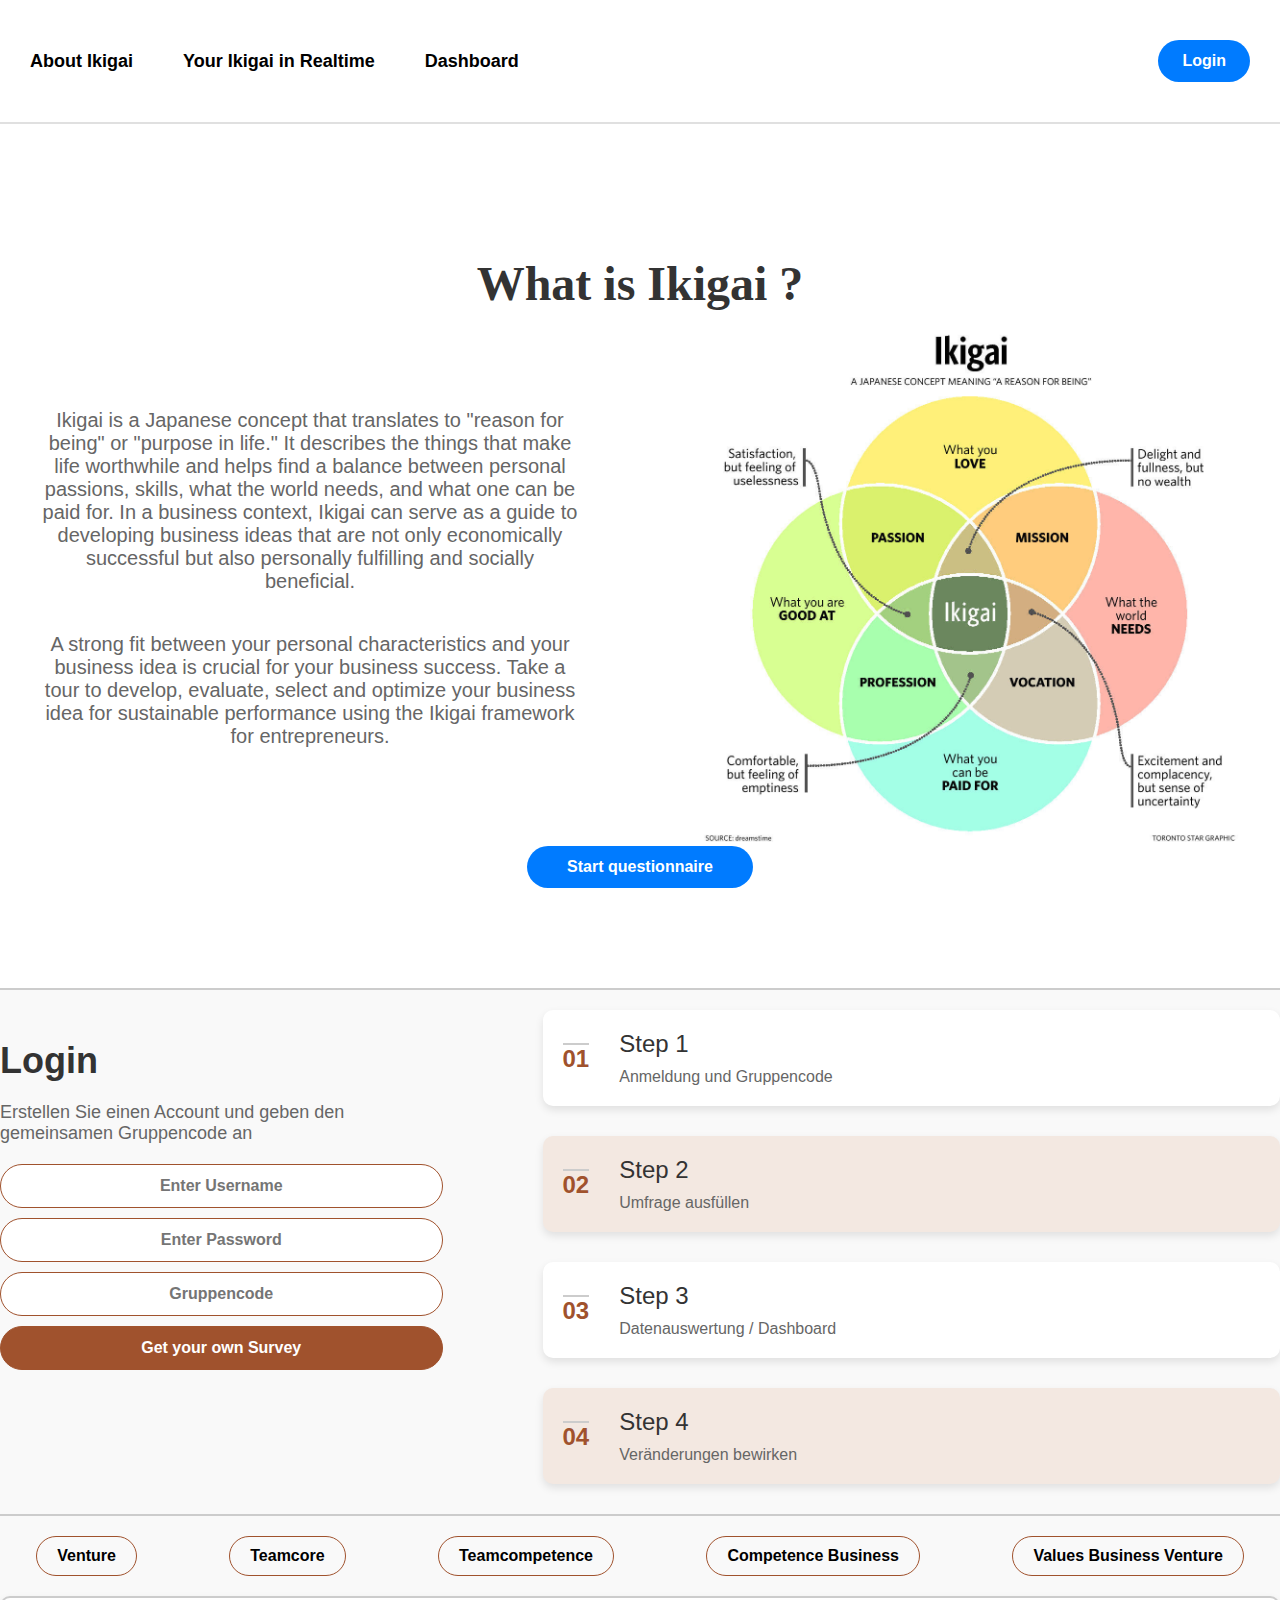
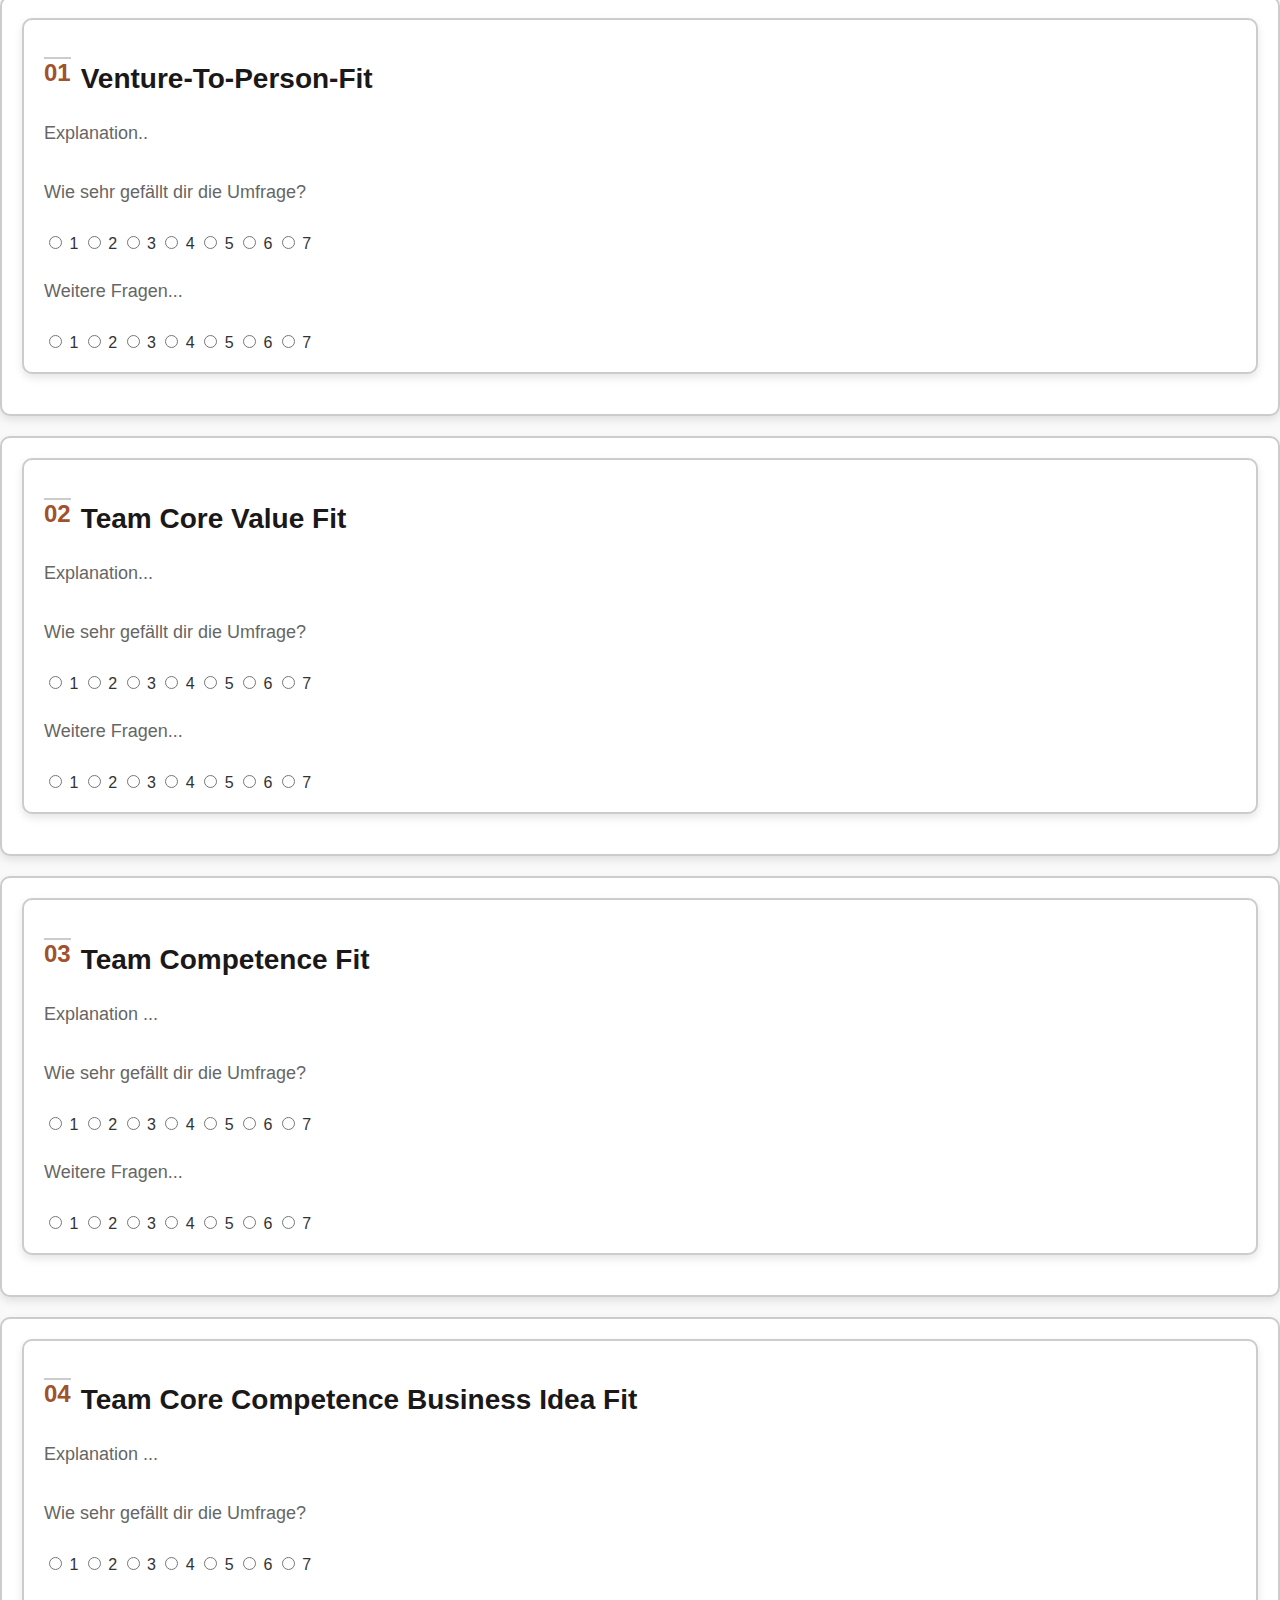
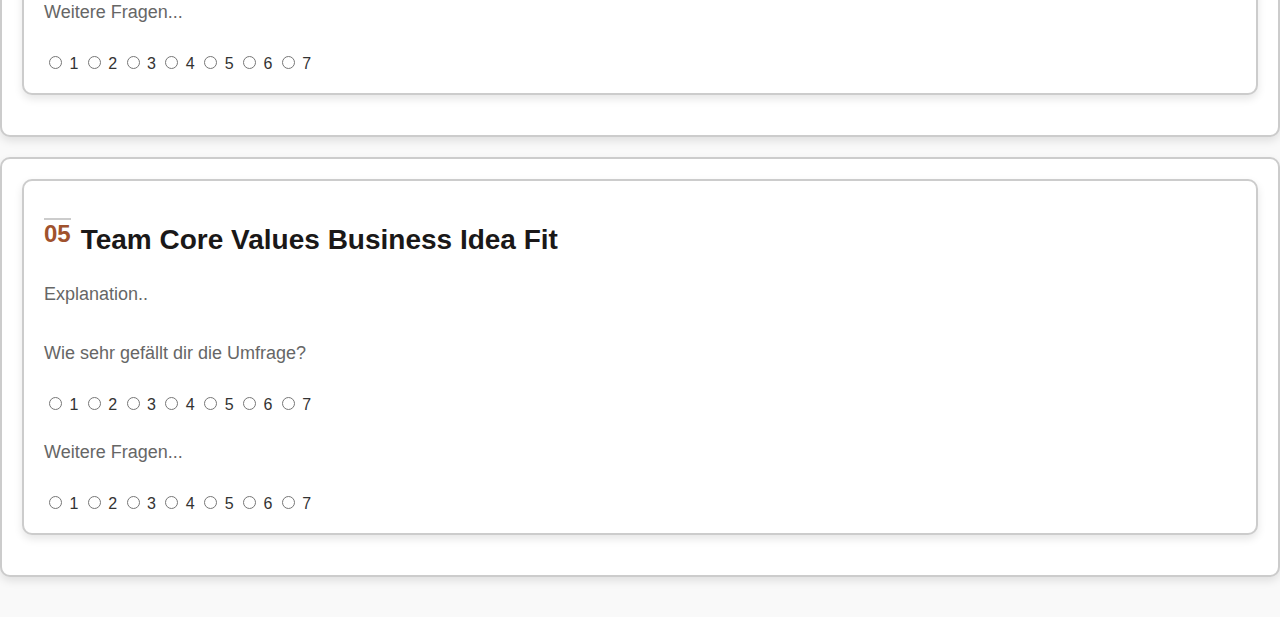
<file: IkigaiNew3Theresa-main/index.html>
<!DOCTYPE html>
<html lang="en">
<head>
    <meta charset="UTF-8">
    <meta name="viewport" content="width=device-width, initial-scale=1.0">
    <title>Website with Navigation and Actions</title>
    <link rel="stylesheet" href="styles.css">
    <script>
        document.addEventListener("DOMContentLoaded", function () {
            function loadSection(sectionId, url) {
                fetch(url)
                    .then(response => response.text())
                    .then(html => {
                        document.getElementById(sectionId).innerHTML = html;
                    })
                    .catch(error => console.log('Error loading section:', error));
            }

            loadSection('venture', 'venture.html');
            loadSection('teamcore', 'teamcore.html');
            loadSection('teamcompetence', 'teamcompetence.html');
            loadSection('competencebusiness', 'competencebusiness.html');
            loadSection('valuesbusinessventure', 'valuesbusinessventure.html');
        });
    </script>
</head>
<body>

<header>
    <div class="container">
        <div class="nav-links">
            <a href="#about-section">About Ikigai</a>
            <a href="#realtime-section">Your Ikigai in Realtime</a>
            <a href="#dashboard-section">Dashboard</a>
        </div>
        <div class="actions">
            <a href="#login-section"><button class="LoginButton">Login</button></a>
        </div>
    </div>
</header>

<main>
    <div id="about-section" class="main-content">
        <h1>What is Ikigai ?</h1>
        <div class="about-content">
            <div class="text">
                <p>Ikigai is a Japanese concept that translates to "reason for being" or "purpose in life." It describes the things that make life worthwhile and helps find a balance between personal passions, skills, what the world needs, and what one can be paid for. In a business context, Ikigai can serve as a guide to developing business ideas that are not only economically successful but also personally fulfilling and socially beneficial.</p>
                <p>A strong fit between your personal characteristics and your business idea is crucial for your business success. Take a tour to develop, evaluate, select and optimize your business idea for sustainable performance using the Ikigai framework for entrepreneurs. </p>
            </div>
            <div class="image">
                <img src="ikigai%20logo.jpg" alt="Ikigai Image">
            </div>
        </div>
        <div class="actions centered">
            <a href="#login-section"><button class="StartButton">Start questionnaire</button></a>
        </div>
    </div>
</main>

<section id="login-section" class="steps-section">
    <div class="steps-container">
        <div class="steps-text">
            <h2> Login</h2>
            <p> Erstellen Sie einen Account und geben den gemeinsamen Gruppencode an </p>
            <div class="action-buttons">
                <input type="text" placeholder="Enter Username">
                <input type="password" placeholder="Enter Password">
                <input type="password" placeholder="Gruppencode">
                <button>Get your own Survey</button>
            </div>
        </div>
        <div class="steps">
            <div class="step">
                <div class="step-number">01</div>
                <div class="step-content">
                    <div class="step-title">Step 1</div>
                    <div class="step-description">Anmeldung und Gruppencode</div>
                </div>
            </div>
            <div class="step">
                <div class="step-number">02</div>
                <div class="step-content">
                    <div class="step-title">Step 2</div>
                    <div class="step-description">Umfrage ausfüllen</div>
                </div>
            </div>
            <div class="step">
                <div class="step-number">03</div>
                <div class="step-content">
                    <div class="step-title">Step 3</div>
                    <div class="step-description"> Datenauswertung / Dashboard </div>
                </div>
            </div>
            <div class="step">
                <div class="step-number">04</div>
                <div class="step-content">
                    <div class="step-title">Step 4</div>
                    <div class="step-description"> Veränderungen bewirken</div>
                </div>
            </div>
        </div>
    </div>
</section>

<section id="realtime-section" class="additional-section">
    <div class="nav-bar">
        <a href="#venture">Venture</a>
        <a href="#teamcore">Teamcore</a>
        <a href="#teamcompetence">Teamcompetence</a>
        <a href="#competencebusiness">Competence Business</a>
        <a href="#valuesbusinessventure">Values Business Venture</a>
    </div>
    <div id="venture" class="subsection"></div>
    <div id="teamcore" class="subsection"></div>
    <div id="teamcompetence" class="subsection"></div>
    <div id="competencebusiness" class="subsection"></div>
    <div id="valuesbusinessventure" class="subsection"></div>
</section>

</body>
</html>
</file>
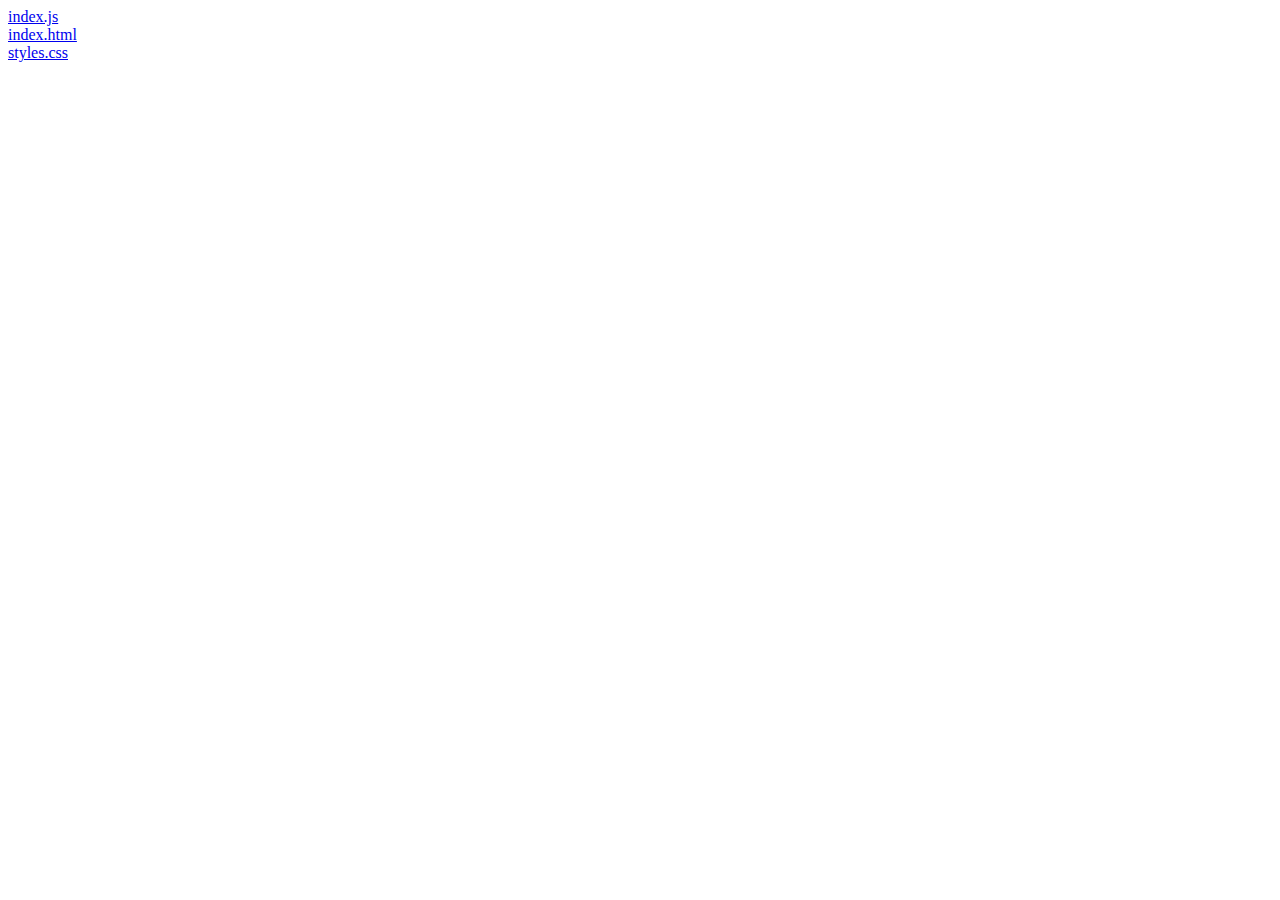
<file: KI-Kunst-new-/exportToHTML/index.html>
<html><head><title>~/WebstormProjects/KI-Kunst-new-</title></head><body><a href="index.js.html">index.js</a><br /><a href="index.html.html">index.html</a><br /><a href="styles.css.html">styles.css</a><br /></body></html>
</file>
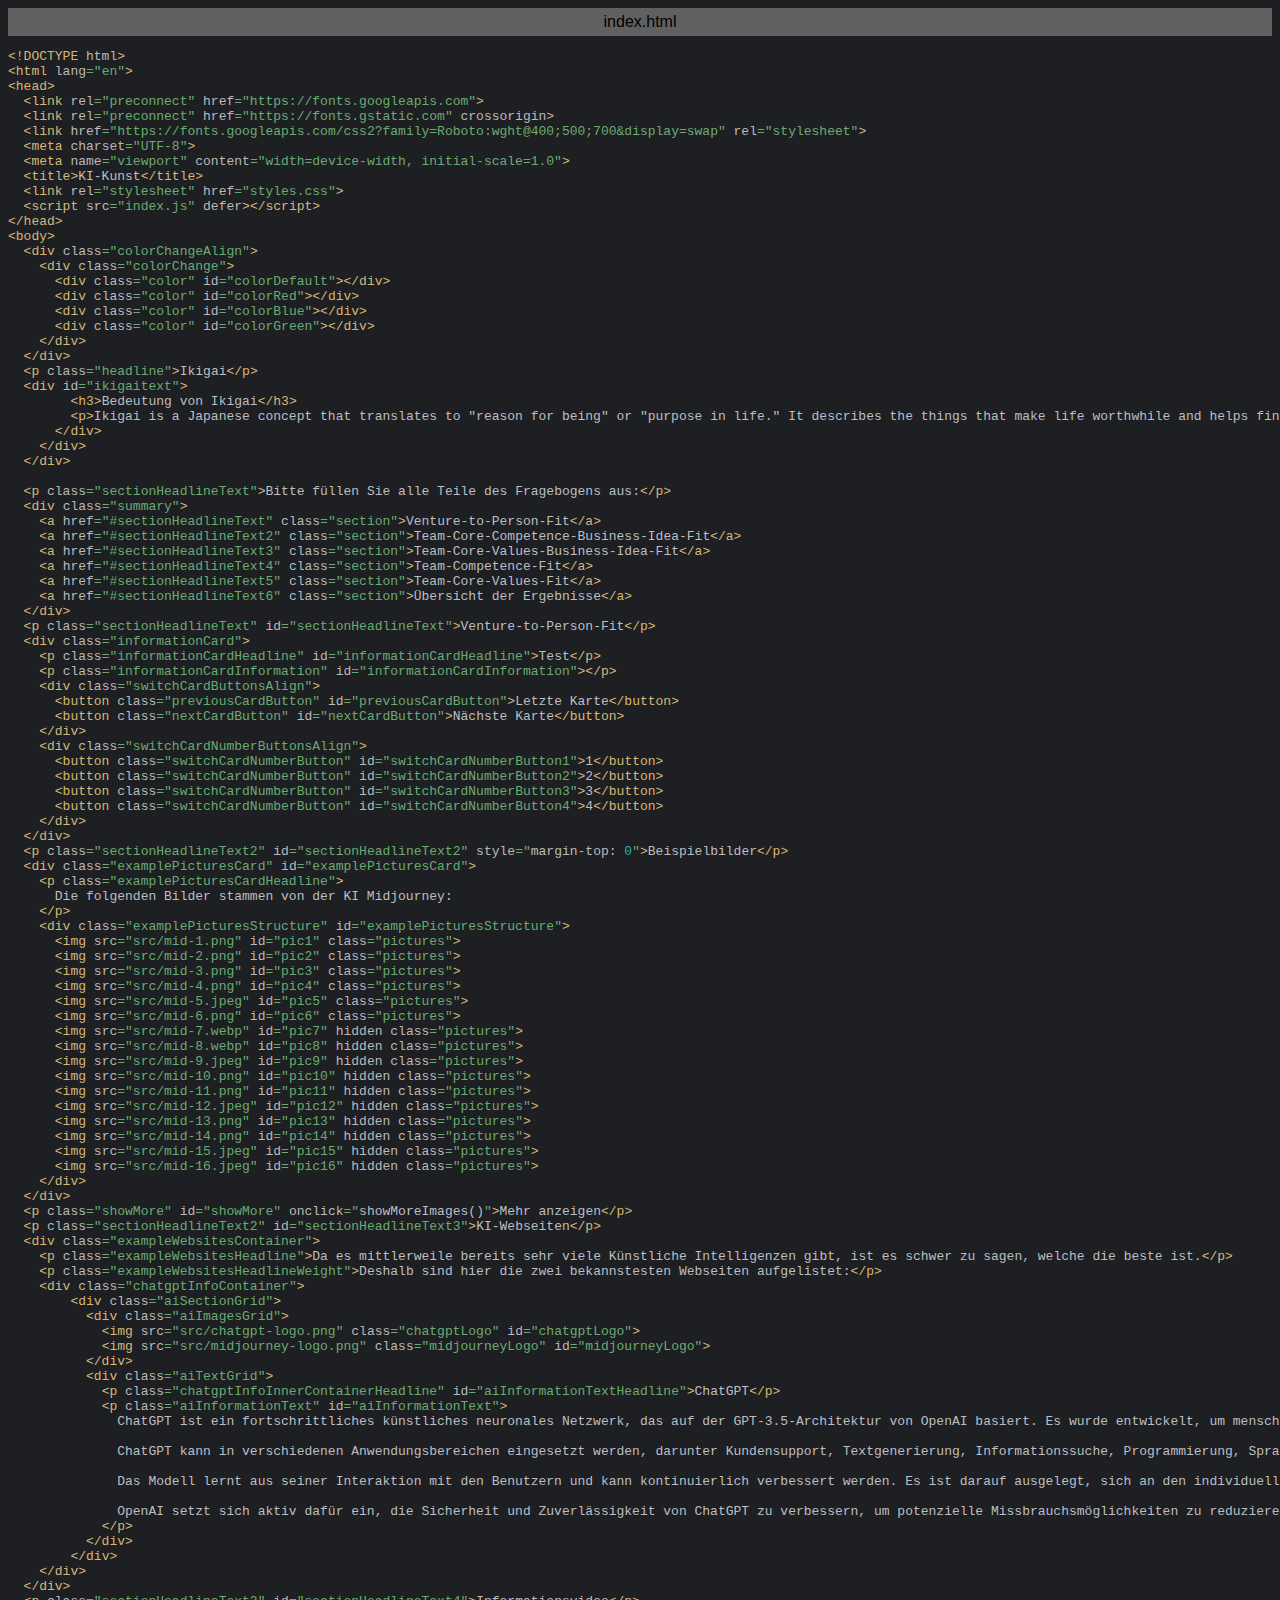
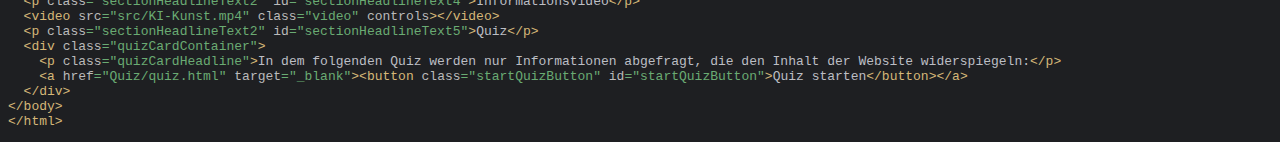
<file: KI-Kunst-new-/exportToHTML/index.html.html>
<html>
<head>
<title>index.html</title>
<meta http-equiv="Content-Type" content="text/html; charset=utf-8">
<style type="text/css">
.s0 { color: #d5b778;}
.s1 { color: #bcbec4;}
.s2 { color: #bababa;}
.s3 { color: #6aab73;}
.s4 { color: #2aacb8;}
</style>
</head>
<body bgcolor="#1e1f22">
<table CELLSPACING=0 CELLPADDING=5 COLS=1 WIDTH="100%" BGCOLOR="#606060" >
<tr><td><center>
<font face="Arial, Helvetica" color="#000000">
index.html</font>
</center></td></tr></table>
<pre><span class="s0">&lt;!DOCTYPE </span><span class="s2">html</span><span class="s0">&gt;</span>
<span class="s0">&lt;html </span><span class="s2">lang</span><span class="s3">=&quot;en&quot;</span><span class="s0">&gt;</span>
<span class="s0">&lt;head&gt;</span>
  <span class="s0">&lt;link </span><span class="s2">rel</span><span class="s3">=&quot;preconnect&quot; </span><span class="s2">href</span><span class="s3">=&quot;https://fonts.googleapis.com&quot;</span><span class="s0">&gt;</span>
  <span class="s0">&lt;link </span><span class="s2">rel</span><span class="s3">=&quot;preconnect&quot; </span><span class="s2">href</span><span class="s3">=&quot;https://fonts.gstatic.com&quot; </span><span class="s2">crossorigin</span><span class="s0">&gt;</span>
  <span class="s0">&lt;link </span><span class="s2">href</span><span class="s3">=&quot;https://fonts.googleapis.com/css2?family=Roboto:wght@400;500;700&amp;display=swap&quot; </span><span class="s2">rel</span><span class="s3">=&quot;stylesheet&quot;</span><span class="s0">&gt;</span>
  <span class="s0">&lt;meta </span><span class="s2">charset</span><span class="s3">=&quot;UTF-8&quot;</span><span class="s0">&gt;</span>
  <span class="s0">&lt;meta </span><span class="s2">name</span><span class="s3">=&quot;viewport&quot; </span><span class="s2">content</span><span class="s3">=&quot;width=device-width, initial-scale=1.0&quot;</span><span class="s0">&gt;</span>
  <span class="s0">&lt;title&gt;</span><span class="s1">KI-Kunst</span><span class="s0">&lt;/title&gt;</span>
  <span class="s0">&lt;link </span><span class="s2">rel</span><span class="s3">=&quot;stylesheet&quot; </span><span class="s2">href</span><span class="s3">=&quot;styles.css&quot;</span><span class="s0">&gt;</span>
  <span class="s0">&lt;script </span><span class="s2">src</span><span class="s3">=&quot;index.js&quot; </span><span class="s2">defer</span><span class="s0">&gt;&lt;/script&gt;</span>
<span class="s0">&lt;/head&gt;</span>
<span class="s0">&lt;body&gt;</span>
  <span class="s0">&lt;div </span><span class="s2">class</span><span class="s3">=&quot;colorChangeAlign&quot;</span><span class="s0">&gt;</span>
    <span class="s0">&lt;div </span><span class="s2">class</span><span class="s3">=&quot;colorChange&quot;</span><span class="s0">&gt;</span>
      <span class="s0">&lt;div </span><span class="s2">class</span><span class="s3">=&quot;color&quot; </span><span class="s2">id</span><span class="s3">=&quot;colorDefault&quot;</span><span class="s0">&gt;&lt;/div&gt;</span>
      <span class="s0">&lt;div </span><span class="s2">class</span><span class="s3">=&quot;color&quot; </span><span class="s2">id</span><span class="s3">=&quot;colorRed&quot;</span><span class="s0">&gt;&lt;/div&gt;</span>
      <span class="s0">&lt;div </span><span class="s2">class</span><span class="s3">=&quot;color&quot; </span><span class="s2">id</span><span class="s3">=&quot;colorBlue&quot;</span><span class="s0">&gt;&lt;/div&gt;</span>
      <span class="s0">&lt;div </span><span class="s2">class</span><span class="s3">=&quot;color&quot; </span><span class="s2">id</span><span class="s3">=&quot;colorGreen&quot;</span><span class="s0">&gt;&lt;/div&gt;</span>
    <span class="s0">&lt;/div&gt;</span>
  <span class="s0">&lt;/div&gt;</span>
  <span class="s0">&lt;p </span><span class="s2">class</span><span class="s3">=&quot;headline&quot;</span><span class="s0">&gt;</span><span class="s1">Ikigai</span><span class="s0">&lt;/p&gt;</span>
  <span class="s0">&lt;div </span><span class="s2">id</span><span class="s3">=&quot;ikigaitext&quot;</span><span class="s0">&gt;</span>
        <span class="s0">&lt;h3&gt;</span><span class="s1">Bedeutung von Ikigai</span><span class="s0">&lt;/h3&gt;</span>
        <span class="s0">&lt;p&gt;</span><span class="s1">Ikigai is a Japanese concept that translates to &quot;reason for being&quot; or &quot;purpose in life.&quot; It describes the things that make life worthwhile and helps find a balance between personal passions, skills, what the world needs, and what one can be paid for. In a business context, Ikigai can serve as a guide to developing business ideas that are not only economically successful but also personally fulfilling and socially beneficial.</span><span class="s0">&lt;/p&gt;</span>
      <span class="s0">&lt;/div&gt;</span>
    <span class="s0">&lt;/div&gt;</span>
  <span class="s0">&lt;/div&gt;</span>

  <span class="s0">&lt;p </span><span class="s2">class</span><span class="s3">=&quot;sectionHeadlineText&quot;</span><span class="s0">&gt;</span><span class="s1">Bitte füllen Sie alle Teile des Fragebogens aus:</span><span class="s0">&lt;/p&gt;</span>
  <span class="s0">&lt;div </span><span class="s2">class</span><span class="s3">=&quot;summary&quot;</span><span class="s0">&gt;</span>
    <span class="s0">&lt;a </span><span class="s2">href</span><span class="s3">=&quot;#sectionHeadlineText&quot; </span><span class="s2">class</span><span class="s3">=&quot;section&quot;</span><span class="s0">&gt;</span><span class="s1">Venture-to-Person-Fit</span><span class="s0">&lt;/a&gt;</span>
    <span class="s0">&lt;a </span><span class="s2">href</span><span class="s3">=&quot;#sectionHeadlineText2&quot; </span><span class="s2">class</span><span class="s3">=&quot;section&quot;</span><span class="s0">&gt;</span><span class="s1">Team-Core-Competence-Business-Idea-Fit</span><span class="s0">&lt;/a&gt;</span>
    <span class="s0">&lt;a </span><span class="s2">href</span><span class="s3">=&quot;#sectionHeadlineText3&quot; </span><span class="s2">class</span><span class="s3">=&quot;section&quot;</span><span class="s0">&gt;</span><span class="s1">Team-Core-Values-Business-Idea-Fit</span><span class="s0">&lt;/a&gt;</span>
    <span class="s0">&lt;a </span><span class="s2">href</span><span class="s3">=&quot;#sectionHeadlineText4&quot; </span><span class="s2">class</span><span class="s3">=&quot;section&quot;</span><span class="s0">&gt;</span><span class="s1">Team-Competence-Fit</span><span class="s0">&lt;/a&gt;</span>
    <span class="s0">&lt;a </span><span class="s2">href</span><span class="s3">=&quot;#sectionHeadlineText5&quot; </span><span class="s2">class</span><span class="s3">=&quot;section&quot;</span><span class="s0">&gt;</span><span class="s1">Team-Core-Values-Fit</span><span class="s0">&lt;/a&gt;</span>
    <span class="s0">&lt;a </span><span class="s2">href</span><span class="s3">=&quot;#sectionHeadlineText6&quot; </span><span class="s2">class</span><span class="s3">=&quot;section&quot;</span><span class="s0">&gt;</span><span class="s1">Übersicht der Ergebnisse</span><span class="s0">&lt;/a&gt;</span>
  <span class="s0">&lt;/div&gt;</span>
  <span class="s0">&lt;p </span><span class="s2">class</span><span class="s3">=&quot;sectionHeadlineText&quot; </span><span class="s2">id</span><span class="s3">=&quot;sectionHeadlineText&quot;</span><span class="s0">&gt;</span><span class="s1">Venture-to-Person-Fit</span><span class="s0">&lt;/p&gt;</span>
  <span class="s0">&lt;div </span><span class="s2">class</span><span class="s3">=&quot;informationCard&quot;</span><span class="s0">&gt;</span>
    <span class="s0">&lt;p </span><span class="s2">class</span><span class="s3">=&quot;informationCardHeadline&quot; </span><span class="s2">id</span><span class="s3">=&quot;informationCardHeadline&quot;</span><span class="s0">&gt;</span><span class="s1">Test</span><span class="s0">&lt;/p&gt;</span>
    <span class="s0">&lt;p </span><span class="s2">class</span><span class="s3">=&quot;informationCardInformation&quot; </span><span class="s2">id</span><span class="s3">=&quot;informationCardInformation&quot;</span><span class="s0">&gt;&lt;/p&gt;</span>
    <span class="s0">&lt;div </span><span class="s2">class</span><span class="s3">=&quot;switchCardButtonsAlign&quot;</span><span class="s0">&gt;</span>
      <span class="s0">&lt;button </span><span class="s2">class</span><span class="s3">=&quot;previousCardButton&quot; </span><span class="s2">id</span><span class="s3">=&quot;previousCardButton&quot;</span><span class="s0">&gt;</span><span class="s1">Letzte Karte</span><span class="s0">&lt;/button&gt;</span>
      <span class="s0">&lt;button </span><span class="s2">class</span><span class="s3">=&quot;nextCardButton&quot; </span><span class="s2">id</span><span class="s3">=&quot;nextCardButton&quot;</span><span class="s0">&gt;</span><span class="s1">Nächste Karte</span><span class="s0">&lt;/button&gt;</span>
    <span class="s0">&lt;/div&gt;</span>
    <span class="s0">&lt;div </span><span class="s2">class</span><span class="s3">=&quot;switchCardNumberButtonsAlign&quot;</span><span class="s0">&gt;</span>
      <span class="s0">&lt;button </span><span class="s2">class</span><span class="s3">=&quot;switchCardNumberButton&quot; </span><span class="s2">id</span><span class="s3">=&quot;switchCardNumberButton1&quot;</span><span class="s0">&gt;</span><span class="s1">1</span><span class="s0">&lt;/button&gt;</span>
      <span class="s0">&lt;button </span><span class="s2">class</span><span class="s3">=&quot;switchCardNumberButton&quot; </span><span class="s2">id</span><span class="s3">=&quot;switchCardNumberButton2&quot;</span><span class="s0">&gt;</span><span class="s1">2</span><span class="s0">&lt;/button&gt;</span>
      <span class="s0">&lt;button </span><span class="s2">class</span><span class="s3">=&quot;switchCardNumberButton&quot; </span><span class="s2">id</span><span class="s3">=&quot;switchCardNumberButton3&quot;</span><span class="s0">&gt;</span><span class="s1">3</span><span class="s0">&lt;/button&gt;</span>
      <span class="s0">&lt;button </span><span class="s2">class</span><span class="s3">=&quot;switchCardNumberButton&quot; </span><span class="s2">id</span><span class="s3">=&quot;switchCardNumberButton4&quot;</span><span class="s0">&gt;</span><span class="s1">4</span><span class="s0">&lt;/button&gt;</span>
    <span class="s0">&lt;/div&gt;</span>
  <span class="s0">&lt;/div&gt;</span>
  <span class="s0">&lt;p </span><span class="s2">class</span><span class="s3">=&quot;sectionHeadlineText2&quot; </span><span class="s2">id</span><span class="s3">=&quot;sectionHeadlineText2&quot; </span><span class="s2">style</span><span class="s3">=&quot;</span><span class="s2">margin-top</span><span class="s1">: </span><span class="s4">0</span><span class="s3">&quot;</span><span class="s0">&gt;</span><span class="s1">Beispielbilder</span><span class="s0">&lt;/p&gt;</span>
  <span class="s0">&lt;div </span><span class="s2">class</span><span class="s3">=&quot;examplePicturesCard&quot; </span><span class="s2">id</span><span class="s3">=&quot;examplePicturesCard&quot;</span><span class="s0">&gt;</span>
    <span class="s0">&lt;p </span><span class="s2">class</span><span class="s3">=&quot;examplePicturesCardHeadline&quot;</span><span class="s0">&gt;</span>
      <span class="s1">Die folgenden Bilder stammen von der KI Midjourney:</span>
    <span class="s0">&lt;/p&gt;</span>
    <span class="s0">&lt;div </span><span class="s2">class</span><span class="s3">=&quot;examplePicturesStructure&quot; </span><span class="s2">id</span><span class="s3">=&quot;examplePicturesStructure&quot;</span><span class="s0">&gt;</span>
      <span class="s0">&lt;img </span><span class="s2">src</span><span class="s3">=&quot;src/mid-1.png&quot; </span><span class="s2">id</span><span class="s3">=&quot;pic1&quot; </span><span class="s2">class</span><span class="s3">=&quot;pictures&quot;</span><span class="s0">&gt;</span>
      <span class="s0">&lt;img </span><span class="s2">src</span><span class="s3">=&quot;src/mid-2.png&quot; </span><span class="s2">id</span><span class="s3">=&quot;pic2&quot; </span><span class="s2">class</span><span class="s3">=&quot;pictures&quot;</span><span class="s0">&gt;</span>
      <span class="s0">&lt;img </span><span class="s2">src</span><span class="s3">=&quot;src/mid-3.png&quot; </span><span class="s2">id</span><span class="s3">=&quot;pic3&quot; </span><span class="s2">class</span><span class="s3">=&quot;pictures&quot;</span><span class="s0">&gt;</span>
      <span class="s0">&lt;img </span><span class="s2">src</span><span class="s3">=&quot;src/mid-4.png&quot; </span><span class="s2">id</span><span class="s3">=&quot;pic4&quot; </span><span class="s2">class</span><span class="s3">=&quot;pictures&quot;</span><span class="s0">&gt;</span>
      <span class="s0">&lt;img </span><span class="s2">src</span><span class="s3">=&quot;src/mid-5.jpeg&quot; </span><span class="s2">id</span><span class="s3">=&quot;pic5&quot; </span><span class="s2">class</span><span class="s3">=&quot;pictures&quot;</span><span class="s0">&gt;</span>
      <span class="s0">&lt;img </span><span class="s2">src</span><span class="s3">=&quot;src/mid-6.png&quot; </span><span class="s2">id</span><span class="s3">=&quot;pic6&quot; </span><span class="s2">class</span><span class="s3">=&quot;pictures&quot;</span><span class="s0">&gt;</span>
      <span class="s0">&lt;img </span><span class="s2">src</span><span class="s3">=&quot;src/mid-7.webp&quot; </span><span class="s2">id</span><span class="s3">=&quot;pic7&quot; </span><span class="s2">hidden class</span><span class="s3">=&quot;pictures&quot;</span><span class="s0">&gt;</span>
      <span class="s0">&lt;img </span><span class="s2">src</span><span class="s3">=&quot;src/mid-8.webp&quot; </span><span class="s2">id</span><span class="s3">=&quot;pic8&quot; </span><span class="s2">hidden class</span><span class="s3">=&quot;pictures&quot;</span><span class="s0">&gt;</span>
      <span class="s0">&lt;img </span><span class="s2">src</span><span class="s3">=&quot;src/mid-9.jpeg&quot; </span><span class="s2">id</span><span class="s3">=&quot;pic9&quot; </span><span class="s2">hidden class</span><span class="s3">=&quot;pictures&quot;</span><span class="s0">&gt;</span>
      <span class="s0">&lt;img </span><span class="s2">src</span><span class="s3">=&quot;src/mid-10.png&quot; </span><span class="s2">id</span><span class="s3">=&quot;pic10&quot; </span><span class="s2">hidden class</span><span class="s3">=&quot;pictures&quot;</span><span class="s0">&gt;</span>
      <span class="s0">&lt;img </span><span class="s2">src</span><span class="s3">=&quot;src/mid-11.png&quot; </span><span class="s2">id</span><span class="s3">=&quot;pic11&quot; </span><span class="s2">hidden class</span><span class="s3">=&quot;pictures&quot;</span><span class="s0">&gt;</span>
      <span class="s0">&lt;img </span><span class="s2">src</span><span class="s3">=&quot;src/mid-12.jpeg&quot; </span><span class="s2">id</span><span class="s3">=&quot;pic12&quot; </span><span class="s2">hidden class</span><span class="s3">=&quot;pictures&quot;</span><span class="s0">&gt;</span>
      <span class="s0">&lt;img </span><span class="s2">src</span><span class="s3">=&quot;src/mid-13.png&quot; </span><span class="s2">id</span><span class="s3">=&quot;pic13&quot; </span><span class="s2">hidden class</span><span class="s3">=&quot;pictures&quot;</span><span class="s0">&gt;</span>
      <span class="s0">&lt;img </span><span class="s2">src</span><span class="s3">=&quot;src/mid-14.png&quot; </span><span class="s2">id</span><span class="s3">=&quot;pic14&quot; </span><span class="s2">hidden class</span><span class="s3">=&quot;pictures&quot;</span><span class="s0">&gt;</span>
      <span class="s0">&lt;img </span><span class="s2">src</span><span class="s3">=&quot;src/mid-15.jpeg&quot; </span><span class="s2">id</span><span class="s3">=&quot;pic15&quot; </span><span class="s2">hidden class</span><span class="s3">=&quot;pictures&quot;</span><span class="s0">&gt;</span>
      <span class="s0">&lt;img </span><span class="s2">src</span><span class="s3">=&quot;src/mid-16.jpeg&quot; </span><span class="s2">id</span><span class="s3">=&quot;pic16&quot; </span><span class="s2">hidden class</span><span class="s3">=&quot;pictures&quot;</span><span class="s0">&gt;</span>
    <span class="s0">&lt;/div&gt;</span>
  <span class="s0">&lt;/div&gt;</span>
  <span class="s0">&lt;p </span><span class="s2">class</span><span class="s3">=&quot;showMore&quot; </span><span class="s2">id</span><span class="s3">=&quot;showMore&quot; </span><span class="s2">onclick</span><span class="s3">=&quot;</span><span class="s1">showMoreImages()</span><span class="s3">&quot;</span><span class="s0">&gt;</span><span class="s1">Mehr anzeigen</span><span class="s0">&lt;/p&gt;</span>
  <span class="s0">&lt;p </span><span class="s2">class</span><span class="s3">=&quot;sectionHeadlineText2&quot; </span><span class="s2">id</span><span class="s3">=&quot;sectionHeadlineText3&quot;</span><span class="s0">&gt;</span><span class="s1">KI-Webseiten</span><span class="s0">&lt;/p&gt;</span>
  <span class="s0">&lt;div </span><span class="s2">class</span><span class="s3">=&quot;exampleWebsitesContainer&quot;</span><span class="s0">&gt;</span>
    <span class="s0">&lt;p </span><span class="s2">class</span><span class="s3">=&quot;exampleWebsitesHeadline&quot;</span><span class="s0">&gt;</span><span class="s1">Da es mittlerweile bereits sehr viele Künstliche Intelligenzen gibt, ist es schwer zu sagen, welche die beste ist.</span><span class="s0">&lt;/p&gt;</span>
    <span class="s0">&lt;p </span><span class="s2">class</span><span class="s3">=&quot;exampleWebsitesHeadlineWeight&quot;</span><span class="s0">&gt;</span><span class="s1">Deshalb sind hier die zwei bekannstesten Webseiten aufgelistet:</span><span class="s0">&lt;/p&gt;</span>
    <span class="s0">&lt;div </span><span class="s2">class</span><span class="s3">=&quot;chatgptInfoContainer&quot;</span><span class="s0">&gt;</span>
        <span class="s0">&lt;div </span><span class="s2">class</span><span class="s3">=&quot;aiSectionGrid&quot;</span><span class="s0">&gt;</span>
          <span class="s0">&lt;div </span><span class="s2">class</span><span class="s3">=&quot;aiImagesGrid&quot;</span><span class="s0">&gt;</span>
            <span class="s0">&lt;img </span><span class="s2">src</span><span class="s3">=&quot;src/chatgpt-logo.png&quot; </span><span class="s2">class</span><span class="s3">=&quot;chatgptLogo&quot; </span><span class="s2">id</span><span class="s3">=&quot;chatgptLogo&quot;</span><span class="s0">&gt;</span>
            <span class="s0">&lt;img </span><span class="s2">src</span><span class="s3">=&quot;src/midjourney-logo.png&quot; </span><span class="s2">class</span><span class="s3">=&quot;midjourneyLogo&quot; </span><span class="s2">id</span><span class="s3">=&quot;midjourneyLogo&quot;</span><span class="s0">&gt;</span>
          <span class="s0">&lt;/div&gt;</span>
          <span class="s0">&lt;div </span><span class="s2">class</span><span class="s3">=&quot;aiTextGrid&quot;</span><span class="s0">&gt;</span>
            <span class="s0">&lt;p </span><span class="s2">class</span><span class="s3">=&quot;chatgptInfoInnerContainerHeadline&quot; </span><span class="s2">id</span><span class="s3">=&quot;aiInformationTextHeadline&quot;</span><span class="s0">&gt;</span><span class="s1">ChatGPT</span><span class="s0">&lt;/p&gt;</span>
            <span class="s0">&lt;p </span><span class="s2">class</span><span class="s3">=&quot;aiInformationText&quot; </span><span class="s2">id</span><span class="s3">=&quot;aiInformationText&quot;</span><span class="s0">&gt;</span>
              <span class="s1">ChatGPT ist ein fortschrittliches künstliches neuronales Netzwerk, das auf der GPT-3.5-Architektur von OpenAI basiert. Es wurde entwickelt, um menschenähnliche Konversationen zu führen und komplexe sprachliche Aufgaben zu bewältigen. GPT steht für &quot;Generative Pre-trained Transformer&quot;, was bedeutet, dass das Modell auf einer großen Menge an Textdaten vortrainiert wurde, um ein tiefes Verständnis für natürliche Sprache zu entwickeln.</span>
              
              <span class="s1">ChatGPT kann in verschiedenen Anwendungsbereichen eingesetzt werden, darunter Kundensupport, Textgenerierung, Informationssuche, Programmierung, Sprachübersetzung und vieles mehr. Es kann Fragen beantworten, Probleme lösen, Ratschläge geben und sogar Geschichten erzählen, alles auf eine Art und Weise, die einer menschlichen Unterhaltung ähnelt.</span>
              
              <span class="s1">Das Modell lernt aus seiner Interaktion mit den Benutzern und kann kontinuierlich verbessert werden. Es ist darauf ausgelegt, sich an den individuellen Schreibstil und die Bedürfnisse der Benutzer anzupassen. Dabei ist es jedoch wichtig zu beachten, dass ChatGPT trotz seiner Leistungsfähigkeit auch Einschränkungen hat und gelegentlich falsche oder unangemessene Antworten geben kann.</span>
              
              <span class="s1">OpenAI setzt sich aktiv dafür ein, die Sicherheit und Zuverlässigkeit von ChatGPT zu verbessern, um potenzielle Missbrauchsmöglichkeiten zu reduzieren und die Verwendung für positive Zwecke zu fördern. Benutzer werden ermutigt, verantwortungsbewusst mit dem Modell umzugehen und seine Ergebnisse kritisch zu bewerten, um eine bestmögliche Nutzung zu gewährleisten.</span>
            <span class="s0">&lt;/p&gt;</span>
          <span class="s0">&lt;/div&gt;</span>
        <span class="s0">&lt;/div&gt;</span>
    <span class="s0">&lt;/div&gt;</span>
  <span class="s0">&lt;/div&gt;</span>
  <span class="s0">&lt;p </span><span class="s2">class</span><span class="s3">=&quot;sectionHeadlineText2&quot; </span><span class="s2">id</span><span class="s3">=&quot;sectionHeadlineText4&quot;</span><span class="s0">&gt;</span><span class="s1">Informationsvideo</span><span class="s0">&lt;/p&gt;</span>
  <span class="s0">&lt;video </span><span class="s2">src</span><span class="s3">=&quot;src/KI-Kunst.mp4&quot; </span><span class="s2">class</span><span class="s3">=&quot;video&quot; </span><span class="s2">controls</span><span class="s0">&gt;&lt;/video&gt;</span>
  <span class="s0">&lt;p </span><span class="s2">class</span><span class="s3">=&quot;sectionHeadlineText2&quot; </span><span class="s2">id</span><span class="s3">=&quot;sectionHeadlineText5&quot;</span><span class="s0">&gt;</span><span class="s1">Quiz</span><span class="s0">&lt;/p&gt;</span>
  <span class="s0">&lt;div </span><span class="s2">class</span><span class="s3">=&quot;quizCardContainer&quot;</span><span class="s0">&gt;</span>
    <span class="s0">&lt;p </span><span class="s2">class</span><span class="s3">=&quot;quizCardHeadline&quot;</span><span class="s0">&gt;</span><span class="s1">In dem folgenden Quiz werden nur Informationen abgefragt, die den Inhalt der Website widerspiegeln:</span><span class="s0">&lt;/p&gt;</span>
    <span class="s0">&lt;a </span><span class="s2">href</span><span class="s3">=&quot;Quiz/quiz.html&quot; </span><span class="s2">target</span><span class="s3">=&quot;_blank&quot;</span><span class="s0">&gt;&lt;button </span><span class="s2">class</span><span class="s3">=&quot;startQuizButton&quot; </span><span class="s2">id</span><span class="s3">=&quot;startQuizButton&quot;</span><span class="s0">&gt;</span><span class="s1">Quiz starten</span><span class="s0">&lt;/button&gt;&lt;/a&gt;</span>
  <span class="s0">&lt;/div&gt;</span>
<span class="s0">&lt;/body&gt;</span>
<span class="s0">&lt;/html&gt;</span>
</pre>
</body>
</html>
</file>
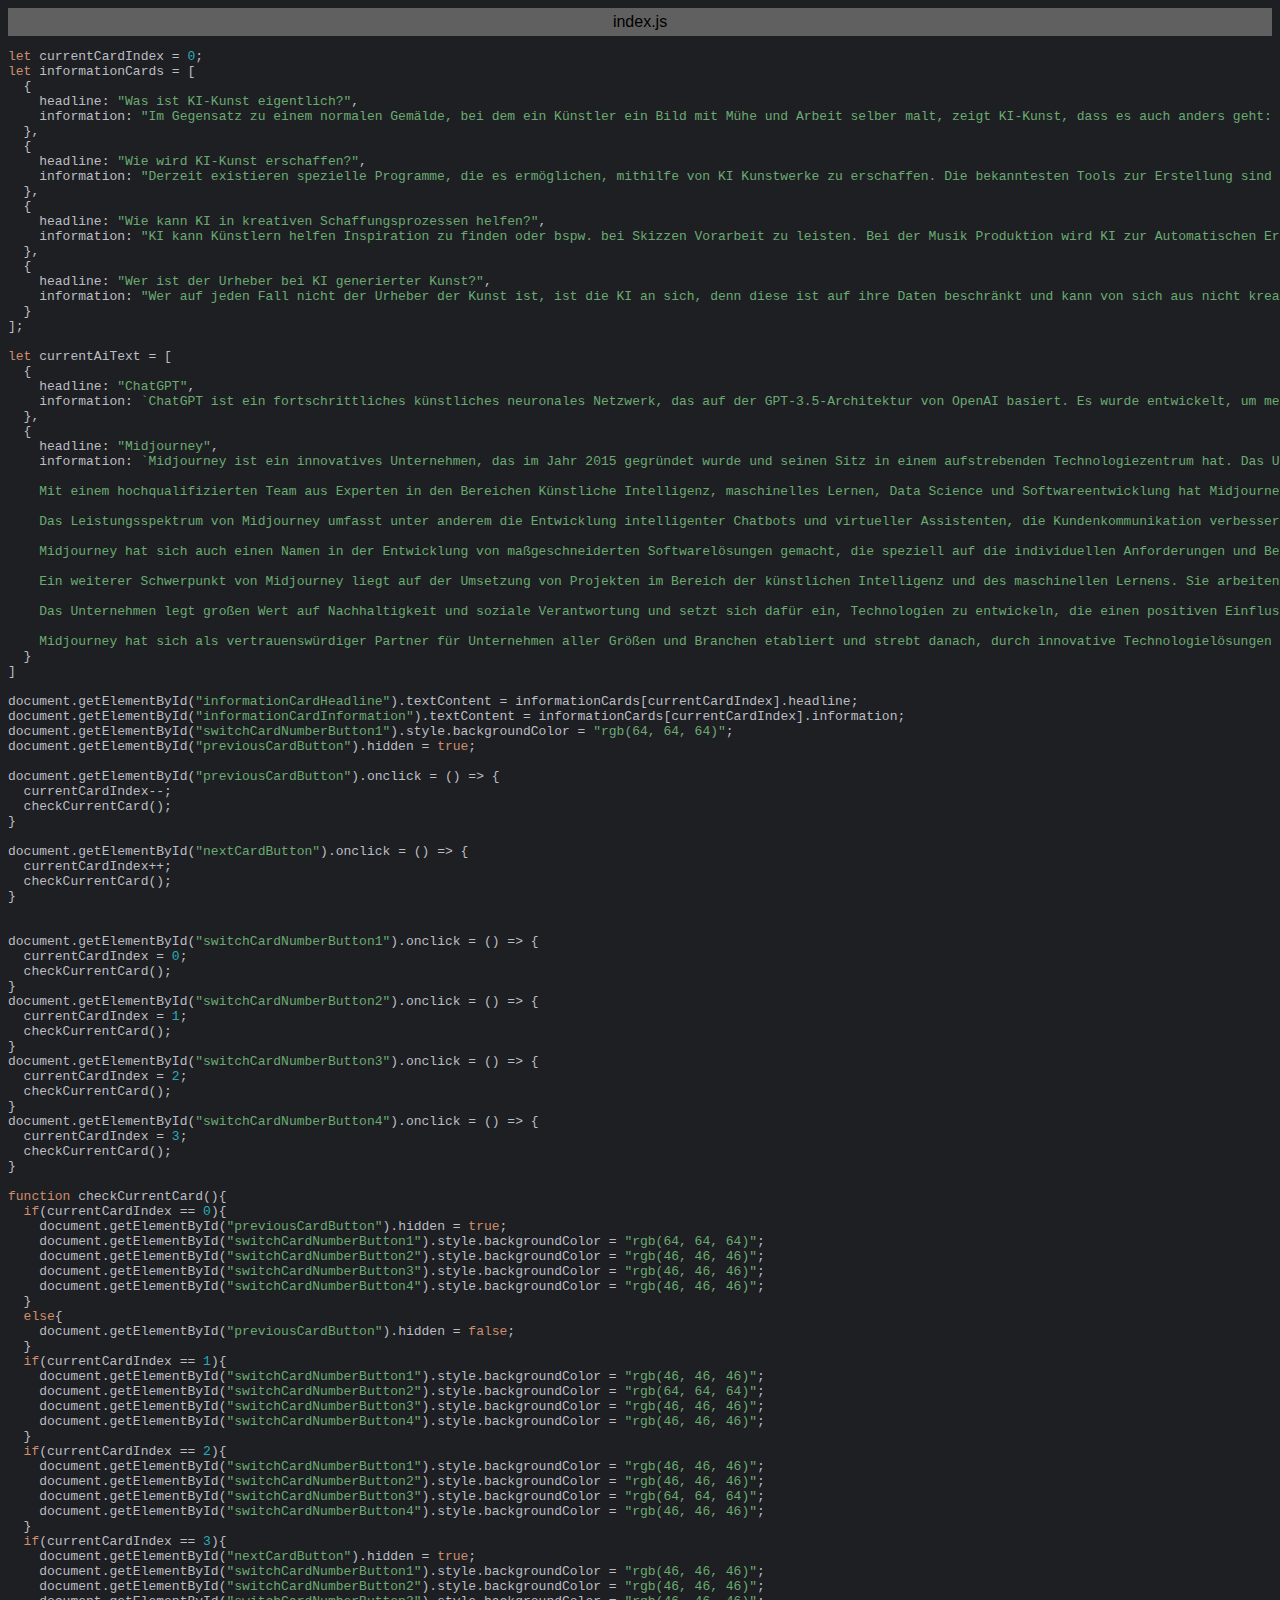
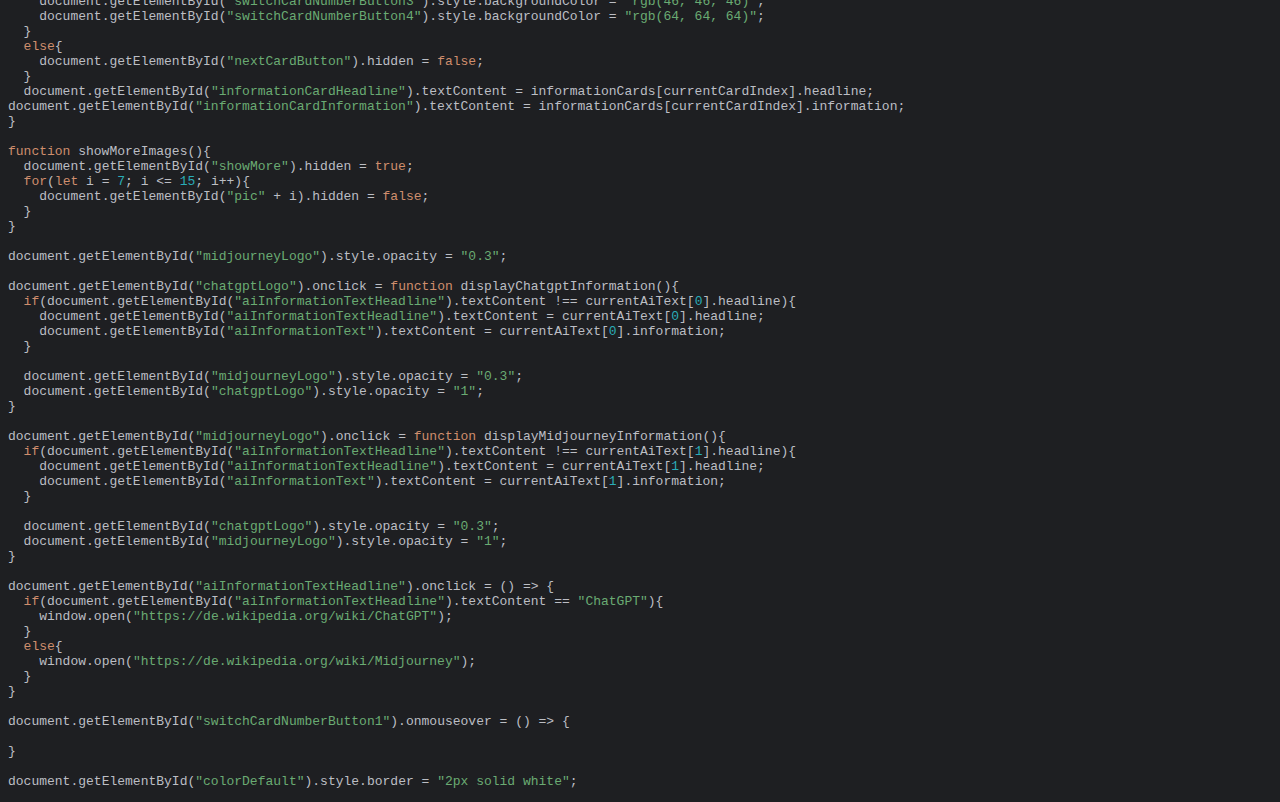
<file: KI-Kunst-new-/exportToHTML/index.js.html>
<html>
<head>
<title>index.js</title>
<meta http-equiv="Content-Type" content="text/html; charset=utf-8">
<style type="text/css">
.s0 { color: #cf8e6d;}
.s1 { color: #bcbec4;}
.s2 { color: #bcbec4;}
.s3 { color: #2aacb8;}
.s4 { color: #6aab73;}
</style>
</head>
<body bgcolor="#1e1f22">
<table CELLSPACING=0 CELLPADDING=5 COLS=1 WIDTH="100%" BGCOLOR="#606060" >
<tr><td><center>
<font face="Arial, Helvetica" color="#000000">
index.js</font>
</center></td></tr></table>
<pre><span class="s0">let </span><span class="s1">currentCardIndex </span><span class="s2">= </span><span class="s3">0</span><span class="s2">;</span>
<span class="s0">let </span><span class="s1">informationCards </span><span class="s2">= [</span>
  <span class="s2">{</span>
    <span class="s1">headline</span><span class="s2">: </span><span class="s4">&quot;Was ist KI-Kunst eigentlich?&quot;</span><span class="s2">,</span>
    <span class="s1">information</span><span class="s2">: </span><span class="s4">&quot;Im Gegensatz zu einem normalen Gemälde, bei dem ein Künstler ein Bild mit Mühe und Arbeit selber malt, zeigt KI-Kunst, dass es auch anders geht: Heutzutage ist es möglich mit Hilfe von künstlicher Intelligenz mit nur ein wenig Bildbeschreibung innerhalb von weniger Sekunden ein Kunstwerk zu erschaffen.&quot;</span>
  <span class="s2">},</span>
  <span class="s2">{</span>
    <span class="s1">headline</span><span class="s2">: </span><span class="s4">&quot;Wie wird KI-Kunst erschaffen?&quot;</span><span class="s2">,</span>
    <span class="s1">information</span><span class="s2">: </span><span class="s4">&quot;Derzeit existieren spezielle Programme, die es ermöglichen, mithilfe von KI Kunstwerke zu erschaffen. Die bekanntesten Tools zur Erstellung sind Stable Diffusion und Midjouney. Nach Eingabe der Beschreibung generiert das Programm eine Vielzahl von möglichen Bildern.&quot;</span>
  <span class="s2">},</span>
  <span class="s2">{</span>
    <span class="s1">headline</span><span class="s2">: </span><span class="s4">&quot;Wie kann KI in kreativen Schaffungsprozessen helfen?&quot;</span><span class="s2">,</span>
    <span class="s1">information</span><span class="s2">: </span><span class="s4">&quot;KI kann Künstlern helfen Inspiration zu finden oder bspw. bei Skizzen Vorarbeit zu leisten. Bei der Musik Produktion wird KI zur Automatischen Erstellung von Stimm-Samples genutzt. Es dient also als erweitertes Gedächtnis, das mithilfe von Mustererkennung die besten Ergebnisse aus den Datengrundlagen generiert und somit als erweiterter Arm für die Künstler fungiert.&quot;</span>
  <span class="s2">},</span>
  <span class="s2">{</span>
    <span class="s1">headline</span><span class="s2">: </span><span class="s4">&quot;Wer ist der Urheber bei KI generierter Kunst?&quot;</span><span class="s2">,</span>
    <span class="s1">information</span><span class="s2">: </span><span class="s4">&quot;Wer auf jeden Fall nicht der Urheber der Kunst ist, ist die KI an sich, denn diese ist auf ihre Daten beschränkt und kann von sich aus nicht kreativ agieren. Rechtlich betrachtet ist der Programmierer also der Schaffer des Schaffenden der Besitzer dieses Geistigen gutes und nicht derjenige der, der KI die Anregung zu diesem gibt.&quot;</span>
  <span class="s2">}</span>
<span class="s2">];</span>

<span class="s0">let </span><span class="s1">currentAiText </span><span class="s2">= [</span>
  <span class="s2">{</span>
    <span class="s1">headline</span><span class="s2">: </span><span class="s4">&quot;ChatGPT&quot;</span><span class="s2">,</span>
    <span class="s1">information</span><span class="s2">: </span><span class="s4">`ChatGPT ist ein fortschrittliches künstliches neuronales Netzwerk, das auf der GPT-3.5-Architektur von OpenAI basiert. Es wurde entwickelt, um menschenähnliche Konversationen zu führen und komplexe sprachliche Aufgaben zu bewältigen. GPT steht für &quot;Generative Pre-trained Transformer&quot;, was bedeutet, dass das Modell auf einer großen Menge an Textdaten vortrainiert wurde, um ein tiefes Verständnis für natürliche Sprache zu entwickeln. ChatGPT kann in verschiedenen Anwendungsbereichen eingesetzt werden, darunter Kundensupport, Textgenerierung, Informationssuche, Programmierung, Sprachübersetzung und vieles mehr. Es kann Fragen beantworten, Probleme lösen, Ratschläge geben und sogar Geschichten erzählen, alles auf eine Art und Weise, die einer menschlichen Unterhaltung ähnelt. Das Modell lernt aus seiner Interaktion mit den Benutzern und kann kontinuierlich verbessert werden. Es ist darauf ausgelegt, sich an den individuellen Schreibstil und die Bedürfnisse der Benutzer anzupassen. Dabei ist es jedoch wichtig zu beachten, dass ChatGPT trotz seiner Leistungsfähigkeit auch Einschränkungen hat und gelegentlich falsche oder unangemessene Antworten geben kann. OpenAI setzt sich aktiv dafür ein, die Sicherheit und Zuverlässigkeit von ChatGPT zu verbessern, um potenzielle Missbrauchsmöglichkeiten zu reduzieren und die Verwendung für positive Zwecke zu fördern. Benutzer werden ermutigt, verantwortungsbewusst mit dem Modell umzugehen und seine Ergebnisse kritisch zu bewerten, um eine bestmögliche Nutzung zu gewährleisten.`</span>
  <span class="s2">},</span>
  <span class="s2">{</span>
    <span class="s1">headline</span><span class="s2">: </span><span class="s4">&quot;Midjourney&quot;</span><span class="s2">,</span>
    <span class="s1">information</span><span class="s2">: </span><span class="s4">`Midjourney ist ein innovatives Unternehmen, das im Jahr 2015 gegründet wurde und seinen Sitz in einem aufstrebenden Technologiezentrum hat. Das Unternehmen hat sich darauf spezialisiert, kreative und maßgeschneiderte Lösungen im Bereich der digitalen Transformation anzubieten. 
 
    Mit einem hochqualifizierten Team aus Experten in den Bereichen Künstliche Intelligenz, maschinelles Lernen, Data Science und Softwareentwicklung hat Midjourney eine breite Palette von Dienstleistungen entwickelt, die es Unternehmen ermöglichen, ihre Geschäftsprozesse zu optimieren und ihre Wettbewerbsfähigkeit zu steigern. 
     
    Das Leistungsspektrum von Midjourney umfasst unter anderem die Entwicklung intelligenter Chatbots und virtueller Assistenten, die Kundenkommunikation verbessern und den Kundensupport optimieren. Zudem bietet das Unternehmen datengetriebene Lösungen für die Geschäftsanalyse und -prognose, um fundierte Entscheidungen zu treffen und wertvolle Einblicke in das Unternehmen zu gewinnen. 
     
    Midjourney hat sich auch einen Namen in der Entwicklung von maßgeschneiderten Softwarelösungen gemacht, die speziell auf die individuellen Anforderungen und Bedürfnisse der Kunden zugeschnitten sind. Dabei setzen sie modernste Technologien ein, um innovative und benutzerfreundliche Anwendungen zu schaffen. 
     
    Ein weiterer Schwerpunkt von Midjourney liegt auf der Umsetzung von Projekten im Bereich der künstlichen Intelligenz und des maschinellen Lernens. Sie arbeiten an Forschungsprojekten und kooperieren mit akademischen Einrichtungen, um an der Spitze der Technologieentwicklung zu bleiben und ihren Kunden stets die neuesten Lösungen bieten zu können. 
     
    Das Unternehmen legt großen Wert auf Nachhaltigkeit und soziale Verantwortung und setzt sich dafür ein, Technologien zu entwickeln, die einen positiven Einfluss auf die Gesellschaft und die Umwelt haben. Dabei stehen ethische Grundsätze und Datenschutz an oberster Stelle. 
     
    Midjourney hat sich als vertrauenswürdiger Partner für Unternehmen aller Größen und Branchen etabliert und strebt danach, durch innovative Technologielösungen die Geschäftswelt zu transformieren und eine bessere Zukunft zu gestalten.`</span>
  <span class="s2">}</span>
<span class="s2">]</span>

<span class="s1">document</span><span class="s2">.</span><span class="s1">getElementById</span><span class="s2">(</span><span class="s4">&quot;informationCardHeadline&quot;</span><span class="s2">).</span><span class="s1">textContent </span><span class="s2">= </span><span class="s1">informationCards</span><span class="s2">[</span><span class="s1">currentCardIndex</span><span class="s2">].</span><span class="s1">headline</span><span class="s2">;</span>
<span class="s1">document</span><span class="s2">.</span><span class="s1">getElementById</span><span class="s2">(</span><span class="s4">&quot;informationCardInformation&quot;</span><span class="s2">).</span><span class="s1">textContent </span><span class="s2">= </span><span class="s1">informationCards</span><span class="s2">[</span><span class="s1">currentCardIndex</span><span class="s2">].</span><span class="s1">information</span><span class="s2">;</span>
<span class="s1">document</span><span class="s2">.</span><span class="s1">getElementById</span><span class="s2">(</span><span class="s4">&quot;switchCardNumberButton1&quot;</span><span class="s2">).</span><span class="s1">style</span><span class="s2">.</span><span class="s1">backgroundColor </span><span class="s2">= </span><span class="s4">&quot;rgb(64, 64, 64)&quot;</span><span class="s2">;</span>
<span class="s1">document</span><span class="s2">.</span><span class="s1">getElementById</span><span class="s2">(</span><span class="s4">&quot;previousCardButton&quot;</span><span class="s2">).</span><span class="s1">hidden </span><span class="s2">= </span><span class="s0">true</span><span class="s2">;</span>

<span class="s1">document</span><span class="s2">.</span><span class="s1">getElementById</span><span class="s2">(</span><span class="s4">&quot;previousCardButton&quot;</span><span class="s2">).</span><span class="s1">onclick </span><span class="s2">= () =&gt; {</span>
  <span class="s1">currentCardIndex</span><span class="s2">--;</span>
  <span class="s1">checkCurrentCard</span><span class="s2">();</span>
<span class="s2">}</span>

<span class="s1">document</span><span class="s2">.</span><span class="s1">getElementById</span><span class="s2">(</span><span class="s4">&quot;nextCardButton&quot;</span><span class="s2">).</span><span class="s1">onclick </span><span class="s2">= () =&gt; {</span>
  <span class="s1">currentCardIndex</span><span class="s2">++;</span>
  <span class="s1">checkCurrentCard</span><span class="s2">();</span>
<span class="s2">}</span>


<span class="s1">document</span><span class="s2">.</span><span class="s1">getElementById</span><span class="s2">(</span><span class="s4">&quot;switchCardNumberButton1&quot;</span><span class="s2">).</span><span class="s1">onclick </span><span class="s2">= () =&gt; {</span>
  <span class="s1">currentCardIndex </span><span class="s2">= </span><span class="s3">0</span><span class="s2">;</span>
  <span class="s1">checkCurrentCard</span><span class="s2">();</span>
<span class="s2">}</span>
<span class="s1">document</span><span class="s2">.</span><span class="s1">getElementById</span><span class="s2">(</span><span class="s4">&quot;switchCardNumberButton2&quot;</span><span class="s2">).</span><span class="s1">onclick </span><span class="s2">= () =&gt; {</span>
  <span class="s1">currentCardIndex </span><span class="s2">= </span><span class="s3">1</span><span class="s2">;</span>
  <span class="s1">checkCurrentCard</span><span class="s2">();</span>
<span class="s2">}</span>
<span class="s1">document</span><span class="s2">.</span><span class="s1">getElementById</span><span class="s2">(</span><span class="s4">&quot;switchCardNumberButton3&quot;</span><span class="s2">).</span><span class="s1">onclick </span><span class="s2">= () =&gt; {</span>
  <span class="s1">currentCardIndex </span><span class="s2">= </span><span class="s3">2</span><span class="s2">;</span>
  <span class="s1">checkCurrentCard</span><span class="s2">();</span>
<span class="s2">}</span>
<span class="s1">document</span><span class="s2">.</span><span class="s1">getElementById</span><span class="s2">(</span><span class="s4">&quot;switchCardNumberButton4&quot;</span><span class="s2">).</span><span class="s1">onclick </span><span class="s2">= () =&gt; {</span>
  <span class="s1">currentCardIndex </span><span class="s2">= </span><span class="s3">3</span><span class="s2">;</span>
  <span class="s1">checkCurrentCard</span><span class="s2">();</span>
<span class="s2">}</span>

<span class="s0">function </span><span class="s1">checkCurrentCard</span><span class="s2">(){</span>
  <span class="s0">if</span><span class="s2">(</span><span class="s1">currentCardIndex </span><span class="s2">== </span><span class="s3">0</span><span class="s2">){</span>
    <span class="s1">document</span><span class="s2">.</span><span class="s1">getElementById</span><span class="s2">(</span><span class="s4">&quot;previousCardButton&quot;</span><span class="s2">).</span><span class="s1">hidden </span><span class="s2">= </span><span class="s0">true</span><span class="s2">;</span>
    <span class="s1">document</span><span class="s2">.</span><span class="s1">getElementById</span><span class="s2">(</span><span class="s4">&quot;switchCardNumberButton1&quot;</span><span class="s2">).</span><span class="s1">style</span><span class="s2">.</span><span class="s1">backgroundColor </span><span class="s2">= </span><span class="s4">&quot;rgb(64, 64, 64)&quot;</span><span class="s2">;</span>
    <span class="s1">document</span><span class="s2">.</span><span class="s1">getElementById</span><span class="s2">(</span><span class="s4">&quot;switchCardNumberButton2&quot;</span><span class="s2">).</span><span class="s1">style</span><span class="s2">.</span><span class="s1">backgroundColor </span><span class="s2">= </span><span class="s4">&quot;rgb(46, 46, 46)&quot;</span><span class="s2">;</span>
    <span class="s1">document</span><span class="s2">.</span><span class="s1">getElementById</span><span class="s2">(</span><span class="s4">&quot;switchCardNumberButton3&quot;</span><span class="s2">).</span><span class="s1">style</span><span class="s2">.</span><span class="s1">backgroundColor </span><span class="s2">= </span><span class="s4">&quot;rgb(46, 46, 46)&quot;</span><span class="s2">;</span>
    <span class="s1">document</span><span class="s2">.</span><span class="s1">getElementById</span><span class="s2">(</span><span class="s4">&quot;switchCardNumberButton4&quot;</span><span class="s2">).</span><span class="s1">style</span><span class="s2">.</span><span class="s1">backgroundColor </span><span class="s2">= </span><span class="s4">&quot;rgb(46, 46, 46)&quot;</span><span class="s2">;</span>
  <span class="s2">}</span>
  <span class="s0">else</span><span class="s2">{</span>
    <span class="s1">document</span><span class="s2">.</span><span class="s1">getElementById</span><span class="s2">(</span><span class="s4">&quot;previousCardButton&quot;</span><span class="s2">).</span><span class="s1">hidden </span><span class="s2">= </span><span class="s0">false</span><span class="s2">;</span>
  <span class="s2">}</span>
  <span class="s0">if</span><span class="s2">(</span><span class="s1">currentCardIndex </span><span class="s2">== </span><span class="s3">1</span><span class="s2">){</span>
    <span class="s1">document</span><span class="s2">.</span><span class="s1">getElementById</span><span class="s2">(</span><span class="s4">&quot;switchCardNumberButton1&quot;</span><span class="s2">).</span><span class="s1">style</span><span class="s2">.</span><span class="s1">backgroundColor </span><span class="s2">= </span><span class="s4">&quot;rgb(46, 46, 46)&quot;</span><span class="s2">;</span>
    <span class="s1">document</span><span class="s2">.</span><span class="s1">getElementById</span><span class="s2">(</span><span class="s4">&quot;switchCardNumberButton2&quot;</span><span class="s2">).</span><span class="s1">style</span><span class="s2">.</span><span class="s1">backgroundColor </span><span class="s2">= </span><span class="s4">&quot;rgb(64, 64, 64)&quot;</span><span class="s2">;</span>
    <span class="s1">document</span><span class="s2">.</span><span class="s1">getElementById</span><span class="s2">(</span><span class="s4">&quot;switchCardNumberButton3&quot;</span><span class="s2">).</span><span class="s1">style</span><span class="s2">.</span><span class="s1">backgroundColor </span><span class="s2">= </span><span class="s4">&quot;rgb(46, 46, 46)&quot;</span><span class="s2">;</span>
    <span class="s1">document</span><span class="s2">.</span><span class="s1">getElementById</span><span class="s2">(</span><span class="s4">&quot;switchCardNumberButton4&quot;</span><span class="s2">).</span><span class="s1">style</span><span class="s2">.</span><span class="s1">backgroundColor </span><span class="s2">= </span><span class="s4">&quot;rgb(46, 46, 46)&quot;</span><span class="s2">;</span>
  <span class="s2">}</span>
  <span class="s0">if</span><span class="s2">(</span><span class="s1">currentCardIndex </span><span class="s2">== </span><span class="s3">2</span><span class="s2">){</span>
    <span class="s1">document</span><span class="s2">.</span><span class="s1">getElementById</span><span class="s2">(</span><span class="s4">&quot;switchCardNumberButton1&quot;</span><span class="s2">).</span><span class="s1">style</span><span class="s2">.</span><span class="s1">backgroundColor </span><span class="s2">= </span><span class="s4">&quot;rgb(46, 46, 46)&quot;</span><span class="s2">;</span>
    <span class="s1">document</span><span class="s2">.</span><span class="s1">getElementById</span><span class="s2">(</span><span class="s4">&quot;switchCardNumberButton2&quot;</span><span class="s2">).</span><span class="s1">style</span><span class="s2">.</span><span class="s1">backgroundColor </span><span class="s2">= </span><span class="s4">&quot;rgb(46, 46, 46)&quot;</span><span class="s2">;</span>
    <span class="s1">document</span><span class="s2">.</span><span class="s1">getElementById</span><span class="s2">(</span><span class="s4">&quot;switchCardNumberButton3&quot;</span><span class="s2">).</span><span class="s1">style</span><span class="s2">.</span><span class="s1">backgroundColor </span><span class="s2">= </span><span class="s4">&quot;rgb(64, 64, 64)&quot;</span><span class="s2">;</span>
    <span class="s1">document</span><span class="s2">.</span><span class="s1">getElementById</span><span class="s2">(</span><span class="s4">&quot;switchCardNumberButton4&quot;</span><span class="s2">).</span><span class="s1">style</span><span class="s2">.</span><span class="s1">backgroundColor </span><span class="s2">= </span><span class="s4">&quot;rgb(46, 46, 46)&quot;</span><span class="s2">;</span>
  <span class="s2">}</span>
  <span class="s0">if</span><span class="s2">(</span><span class="s1">currentCardIndex </span><span class="s2">== </span><span class="s3">3</span><span class="s2">){</span>
    <span class="s1">document</span><span class="s2">.</span><span class="s1">getElementById</span><span class="s2">(</span><span class="s4">&quot;nextCardButton&quot;</span><span class="s2">).</span><span class="s1">hidden </span><span class="s2">= </span><span class="s0">true</span><span class="s2">;</span>
    <span class="s1">document</span><span class="s2">.</span><span class="s1">getElementById</span><span class="s2">(</span><span class="s4">&quot;switchCardNumberButton1&quot;</span><span class="s2">).</span><span class="s1">style</span><span class="s2">.</span><span class="s1">backgroundColor </span><span class="s2">= </span><span class="s4">&quot;rgb(46, 46, 46)&quot;</span><span class="s2">;</span>
    <span class="s1">document</span><span class="s2">.</span><span class="s1">getElementById</span><span class="s2">(</span><span class="s4">&quot;switchCardNumberButton2&quot;</span><span class="s2">).</span><span class="s1">style</span><span class="s2">.</span><span class="s1">backgroundColor </span><span class="s2">= </span><span class="s4">&quot;rgb(46, 46, 46)&quot;</span><span class="s2">;</span>
    <span class="s1">document</span><span class="s2">.</span><span class="s1">getElementById</span><span class="s2">(</span><span class="s4">&quot;switchCardNumberButton3&quot;</span><span class="s2">).</span><span class="s1">style</span><span class="s2">.</span><span class="s1">backgroundColor </span><span class="s2">= </span><span class="s4">&quot;rgb(46, 46, 46)&quot;</span><span class="s2">;</span>
    <span class="s1">document</span><span class="s2">.</span><span class="s1">getElementById</span><span class="s2">(</span><span class="s4">&quot;switchCardNumberButton4&quot;</span><span class="s2">).</span><span class="s1">style</span><span class="s2">.</span><span class="s1">backgroundColor </span><span class="s2">= </span><span class="s4">&quot;rgb(64, 64, 64)&quot;</span><span class="s2">;</span>
  <span class="s2">}</span>
  <span class="s0">else</span><span class="s2">{</span>
    <span class="s1">document</span><span class="s2">.</span><span class="s1">getElementById</span><span class="s2">(</span><span class="s4">&quot;nextCardButton&quot;</span><span class="s2">).</span><span class="s1">hidden </span><span class="s2">= </span><span class="s0">false</span><span class="s2">;</span>
  <span class="s2">}</span>
  <span class="s1">document</span><span class="s2">.</span><span class="s1">getElementById</span><span class="s2">(</span><span class="s4">&quot;informationCardHeadline&quot;</span><span class="s2">).</span><span class="s1">textContent </span><span class="s2">= </span><span class="s1">informationCards</span><span class="s2">[</span><span class="s1">currentCardIndex</span><span class="s2">].</span><span class="s1">headline</span><span class="s2">;</span>
<span class="s1">document</span><span class="s2">.</span><span class="s1">getElementById</span><span class="s2">(</span><span class="s4">&quot;informationCardInformation&quot;</span><span class="s2">).</span><span class="s1">textContent </span><span class="s2">= </span><span class="s1">informationCards</span><span class="s2">[</span><span class="s1">currentCardIndex</span><span class="s2">].</span><span class="s1">information</span><span class="s2">;</span>
<span class="s2">}</span>

<span class="s0">function </span><span class="s1">showMoreImages</span><span class="s2">(){</span>
  <span class="s1">document</span><span class="s2">.</span><span class="s1">getElementById</span><span class="s2">(</span><span class="s4">&quot;showMore&quot;</span><span class="s2">).</span><span class="s1">hidden </span><span class="s2">= </span><span class="s0">true</span><span class="s2">;</span>
  <span class="s0">for</span><span class="s2">(</span><span class="s0">let </span><span class="s1">i </span><span class="s2">= </span><span class="s3">7</span><span class="s2">; </span><span class="s1">i </span><span class="s2">&lt;= </span><span class="s3">15</span><span class="s2">; </span><span class="s1">i</span><span class="s2">++){</span>
    <span class="s1">document</span><span class="s2">.</span><span class="s1">getElementById</span><span class="s2">(</span><span class="s4">&quot;pic&quot; </span><span class="s2">+ </span><span class="s1">i</span><span class="s2">).</span><span class="s1">hidden </span><span class="s2">= </span><span class="s0">false</span><span class="s2">;</span>
  <span class="s2">}</span>
<span class="s2">}</span>

<span class="s1">document</span><span class="s2">.</span><span class="s1">getElementById</span><span class="s2">(</span><span class="s4">&quot;midjourneyLogo&quot;</span><span class="s2">).</span><span class="s1">style</span><span class="s2">.</span><span class="s1">opacity </span><span class="s2">= </span><span class="s4">&quot;0.3&quot;</span><span class="s2">;</span>

<span class="s1">document</span><span class="s2">.</span><span class="s1">getElementById</span><span class="s2">(</span><span class="s4">&quot;chatgptLogo&quot;</span><span class="s2">).</span><span class="s1">onclick </span><span class="s2">= </span><span class="s0">function </span><span class="s1">displayChatgptInformation</span><span class="s2">(){</span>
  <span class="s0">if</span><span class="s2">(</span><span class="s1">document</span><span class="s2">.</span><span class="s1">getElementById</span><span class="s2">(</span><span class="s4">&quot;aiInformationTextHeadline&quot;</span><span class="s2">).</span><span class="s1">textContent </span><span class="s2">!== </span><span class="s1">currentAiText</span><span class="s2">[</span><span class="s3">0</span><span class="s2">].</span><span class="s1">headline</span><span class="s2">){</span>
    <span class="s1">document</span><span class="s2">.</span><span class="s1">getElementById</span><span class="s2">(</span><span class="s4">&quot;aiInformationTextHeadline&quot;</span><span class="s2">).</span><span class="s1">textContent </span><span class="s2">= </span><span class="s1">currentAiText</span><span class="s2">[</span><span class="s3">0</span><span class="s2">].</span><span class="s1">headline</span><span class="s2">;</span>
    <span class="s1">document</span><span class="s2">.</span><span class="s1">getElementById</span><span class="s2">(</span><span class="s4">&quot;aiInformationText&quot;</span><span class="s2">).</span><span class="s1">textContent </span><span class="s2">= </span><span class="s1">currentAiText</span><span class="s2">[</span><span class="s3">0</span><span class="s2">].</span><span class="s1">information</span><span class="s2">;</span>
  <span class="s2">}</span>

  <span class="s1">document</span><span class="s2">.</span><span class="s1">getElementById</span><span class="s2">(</span><span class="s4">&quot;midjourneyLogo&quot;</span><span class="s2">).</span><span class="s1">style</span><span class="s2">.</span><span class="s1">opacity </span><span class="s2">= </span><span class="s4">&quot;0.3&quot;</span><span class="s2">;</span>
  <span class="s1">document</span><span class="s2">.</span><span class="s1">getElementById</span><span class="s2">(</span><span class="s4">&quot;chatgptLogo&quot;</span><span class="s2">).</span><span class="s1">style</span><span class="s2">.</span><span class="s1">opacity </span><span class="s2">= </span><span class="s4">&quot;1&quot;</span><span class="s2">;</span>
<span class="s2">}</span>

<span class="s1">document</span><span class="s2">.</span><span class="s1">getElementById</span><span class="s2">(</span><span class="s4">&quot;midjourneyLogo&quot;</span><span class="s2">).</span><span class="s1">onclick </span><span class="s2">= </span><span class="s0">function </span><span class="s1">displayMidjourneyInformation</span><span class="s2">(){</span>
  <span class="s0">if</span><span class="s2">(</span><span class="s1">document</span><span class="s2">.</span><span class="s1">getElementById</span><span class="s2">(</span><span class="s4">&quot;aiInformationTextHeadline&quot;</span><span class="s2">).</span><span class="s1">textContent </span><span class="s2">!== </span><span class="s1">currentAiText</span><span class="s2">[</span><span class="s3">1</span><span class="s2">].</span><span class="s1">headline</span><span class="s2">){</span>
    <span class="s1">document</span><span class="s2">.</span><span class="s1">getElementById</span><span class="s2">(</span><span class="s4">&quot;aiInformationTextHeadline&quot;</span><span class="s2">).</span><span class="s1">textContent </span><span class="s2">= </span><span class="s1">currentAiText</span><span class="s2">[</span><span class="s3">1</span><span class="s2">].</span><span class="s1">headline</span><span class="s2">;</span>
    <span class="s1">document</span><span class="s2">.</span><span class="s1">getElementById</span><span class="s2">(</span><span class="s4">&quot;aiInformationText&quot;</span><span class="s2">).</span><span class="s1">textContent </span><span class="s2">= </span><span class="s1">currentAiText</span><span class="s2">[</span><span class="s3">1</span><span class="s2">].</span><span class="s1">information</span><span class="s2">;</span>
  <span class="s2">}</span>

  <span class="s1">document</span><span class="s2">.</span><span class="s1">getElementById</span><span class="s2">(</span><span class="s4">&quot;chatgptLogo&quot;</span><span class="s2">).</span><span class="s1">style</span><span class="s2">.</span><span class="s1">opacity </span><span class="s2">= </span><span class="s4">&quot;0.3&quot;</span><span class="s2">;</span>
  <span class="s1">document</span><span class="s2">.</span><span class="s1">getElementById</span><span class="s2">(</span><span class="s4">&quot;midjourneyLogo&quot;</span><span class="s2">).</span><span class="s1">style</span><span class="s2">.</span><span class="s1">opacity </span><span class="s2">= </span><span class="s4">&quot;1&quot;</span><span class="s2">;</span>
<span class="s2">}</span>

<span class="s1">document</span><span class="s2">.</span><span class="s1">getElementById</span><span class="s2">(</span><span class="s4">&quot;aiInformationTextHeadline&quot;</span><span class="s2">).</span><span class="s1">onclick </span><span class="s2">= () =&gt; {</span>
  <span class="s0">if</span><span class="s2">(</span><span class="s1">document</span><span class="s2">.</span><span class="s1">getElementById</span><span class="s2">(</span><span class="s4">&quot;aiInformationTextHeadline&quot;</span><span class="s2">).</span><span class="s1">textContent </span><span class="s2">== </span><span class="s4">&quot;ChatGPT&quot;</span><span class="s2">){</span>
    <span class="s1">window</span><span class="s2">.</span><span class="s1">open</span><span class="s2">(</span><span class="s4">&quot;https://de.wikipedia.org/wiki/ChatGPT&quot;</span><span class="s2">);</span>
  <span class="s2">}</span>
  <span class="s0">else</span><span class="s2">{</span>
    <span class="s1">window</span><span class="s2">.</span><span class="s1">open</span><span class="s2">(</span><span class="s4">&quot;https://de.wikipedia.org/wiki/Midjourney&quot;</span><span class="s2">);</span>
  <span class="s2">}</span>
<span class="s2">}</span>

<span class="s1">document</span><span class="s2">.</span><span class="s1">getElementById</span><span class="s2">(</span><span class="s4">&quot;switchCardNumberButton1&quot;</span><span class="s2">).</span><span class="s1">onmouseover </span><span class="s2">= () =&gt; {</span>

<span class="s2">}</span>

<span class="s1">document</span><span class="s2">.</span><span class="s1">getElementById</span><span class="s2">(</span><span class="s4">&quot;colorDefault&quot;</span><span class="s2">).</span><span class="s1">style</span><span class="s2">.</span><span class="s1">border </span><span class="s2">= </span><span class="s4">&quot;2px solid white&quot;</span><span class="s2">;</span></pre>
</body>
</html>
</file>
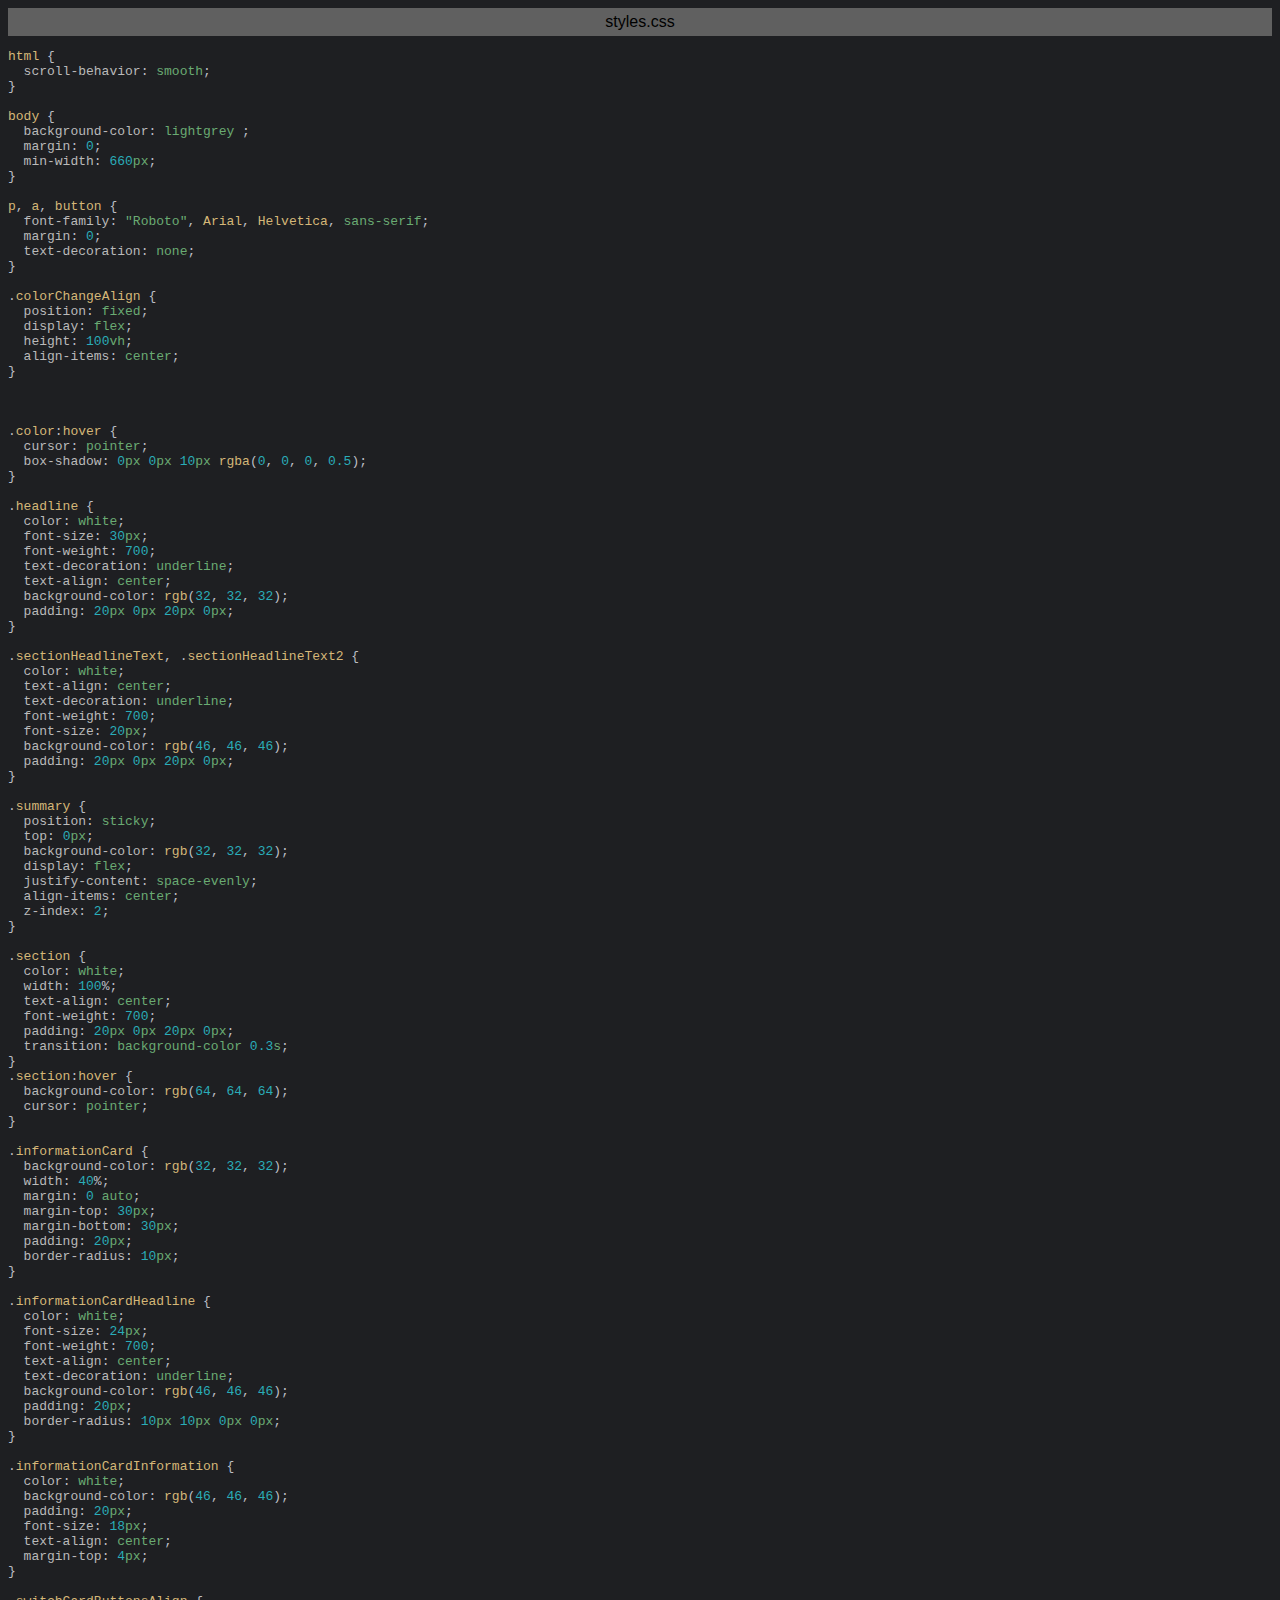
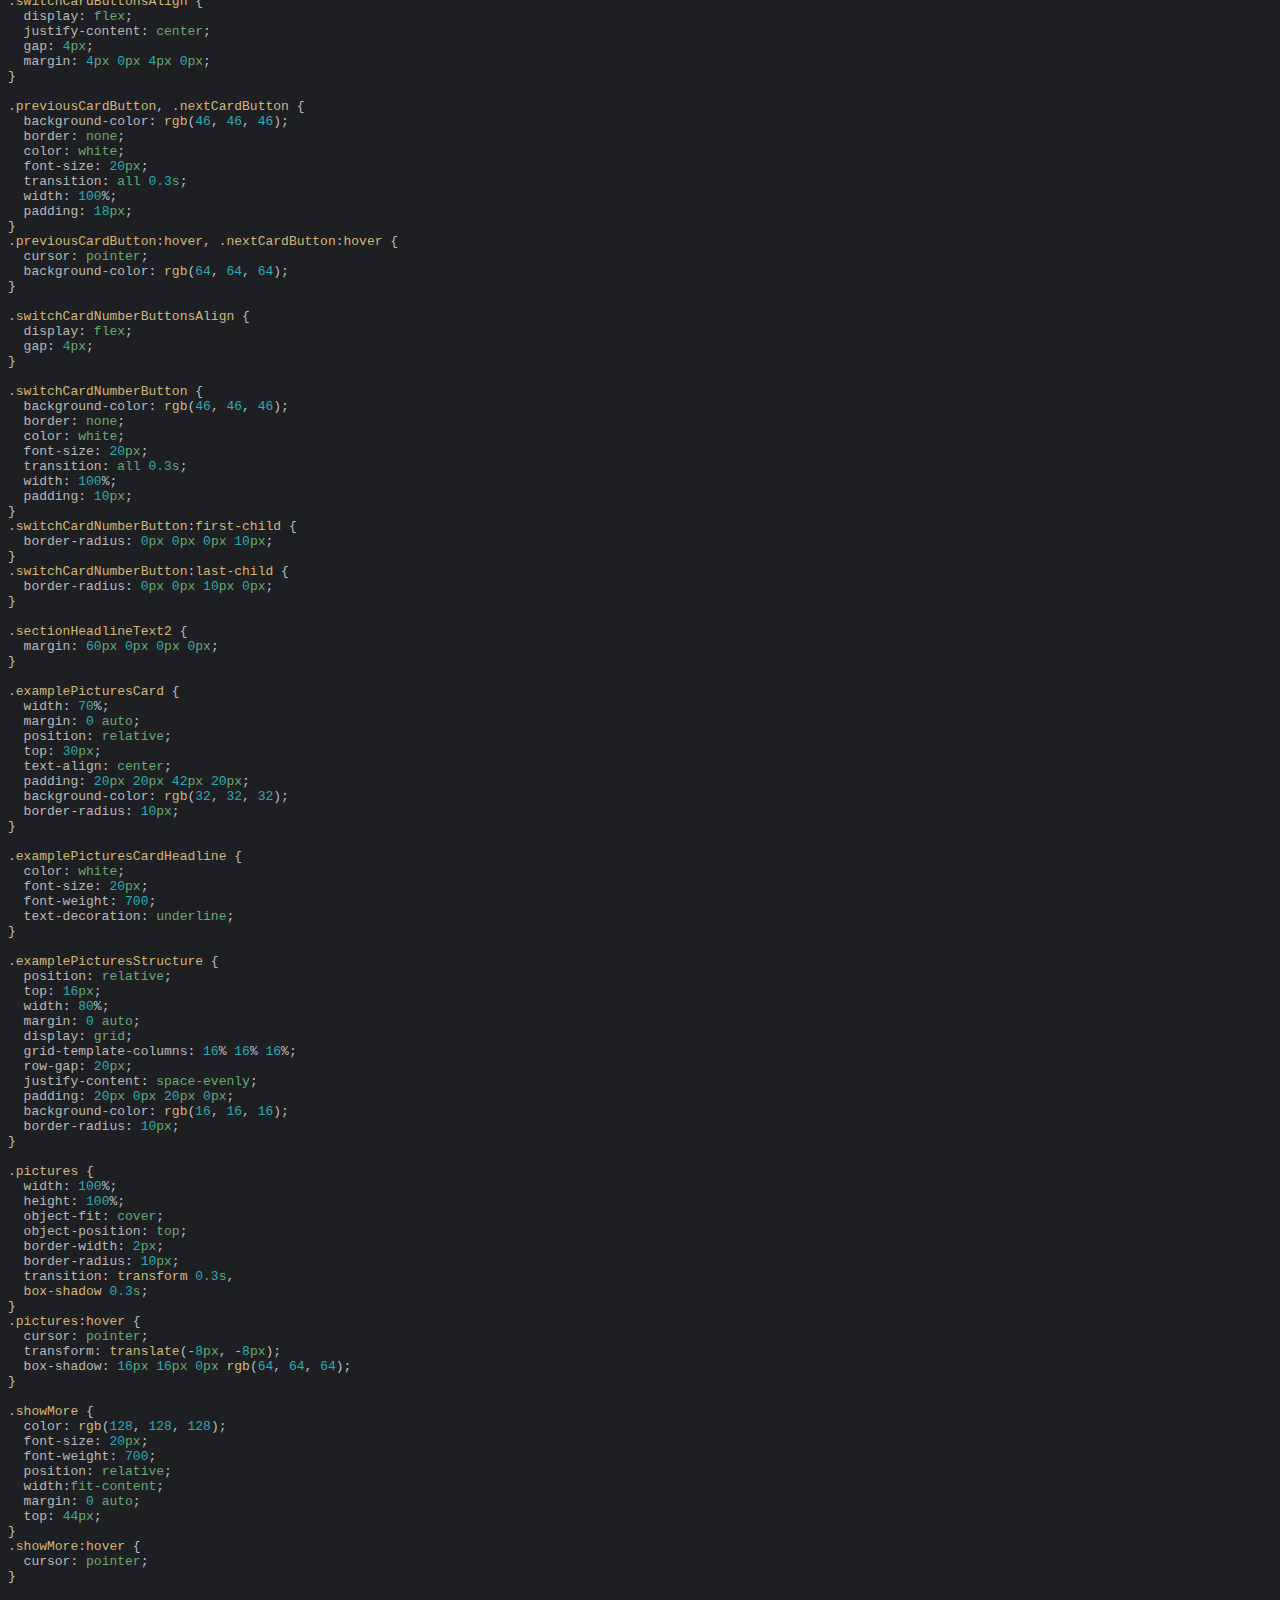
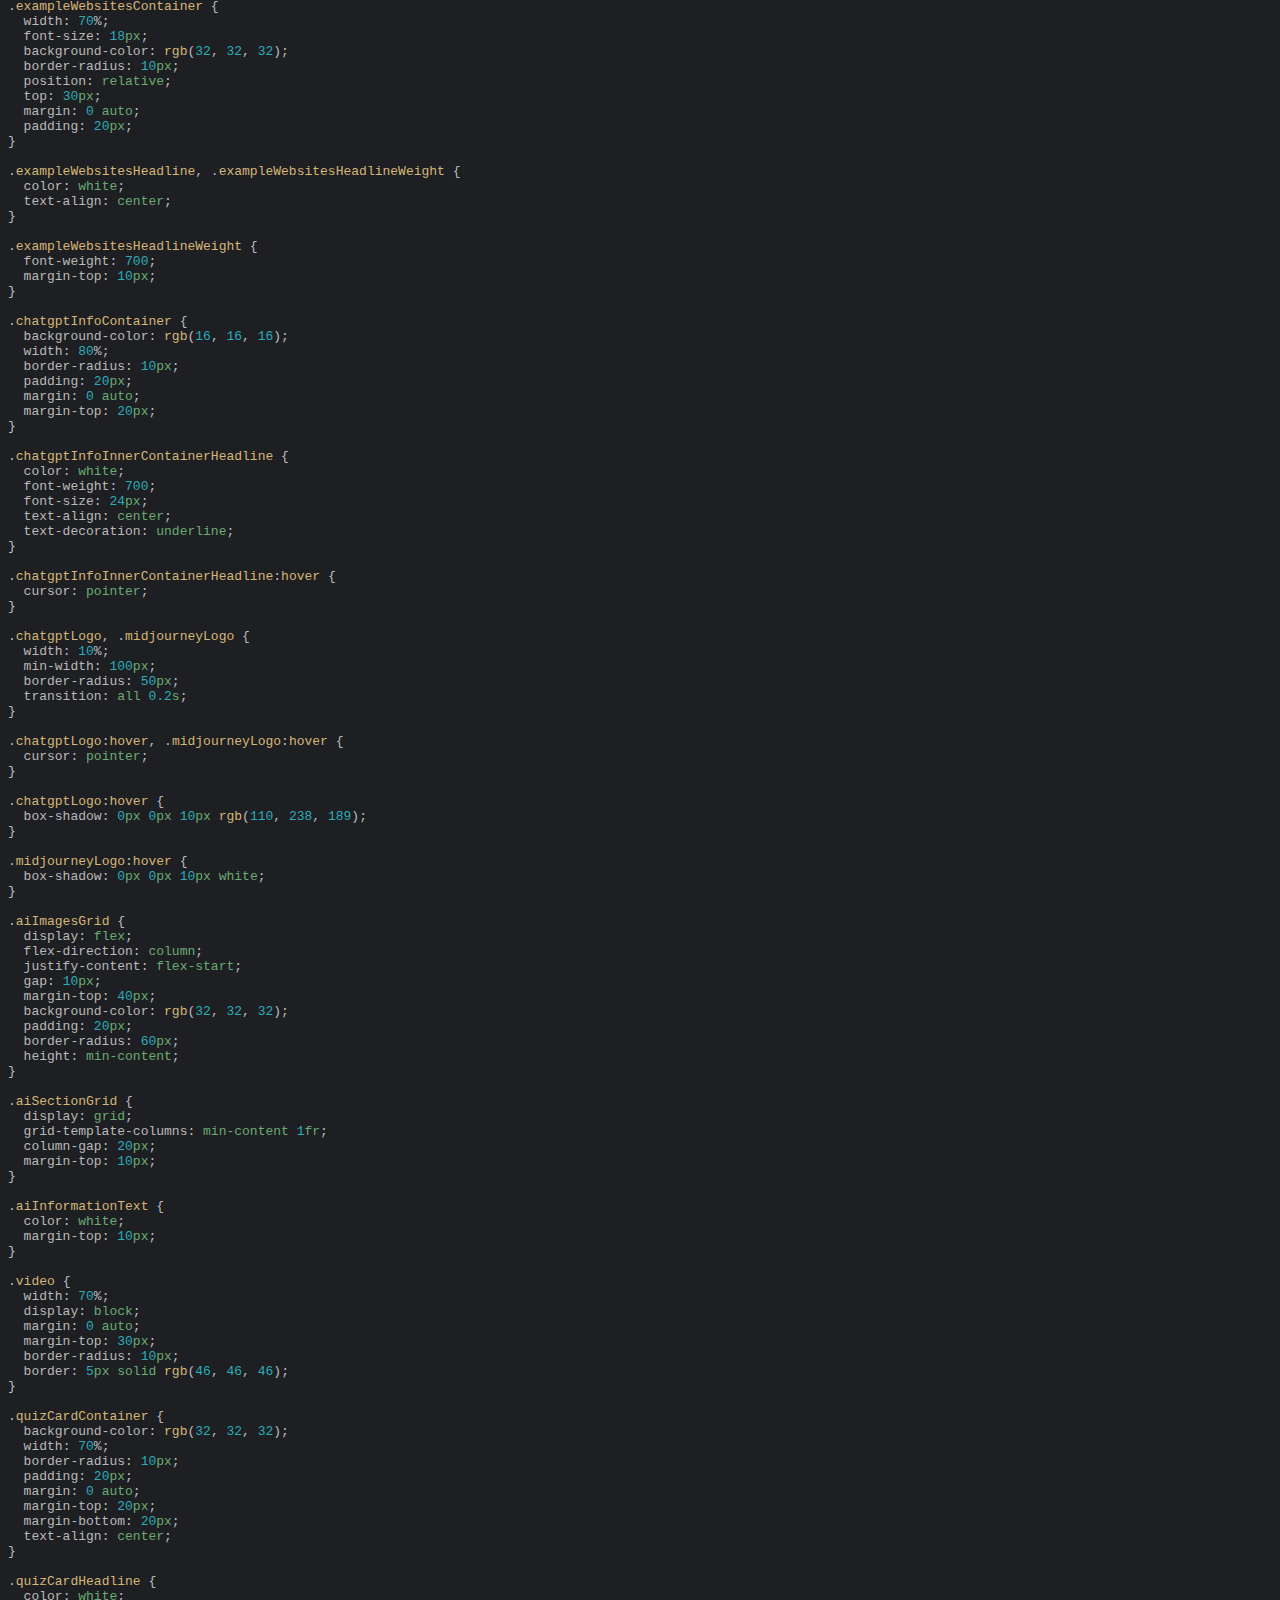
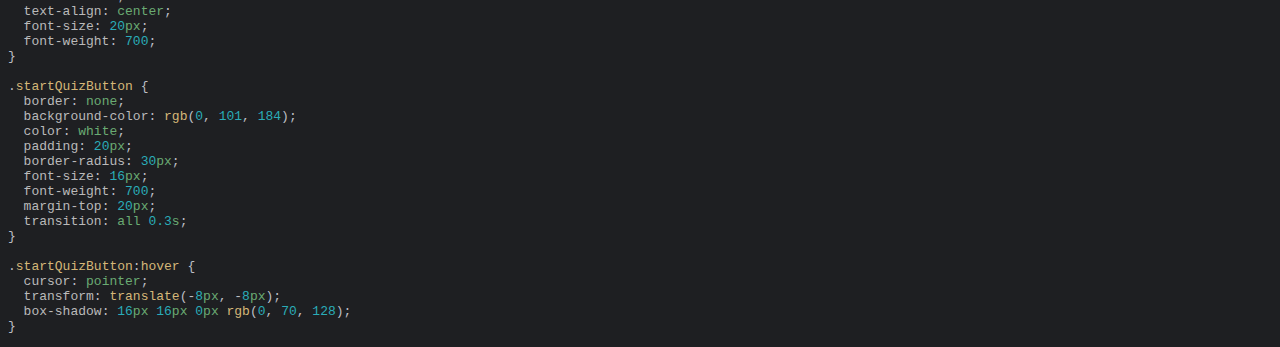
<file: KI-Kunst-new-/exportToHTML/styles.css.html>
<html>
<head>
<title>styles.css</title>
<meta http-equiv="Content-Type" content="text/html; charset=utf-8">
<style type="text/css">
.s0 { color: #d5b778;}
.s1 { color: #bcbec4;}
.s2 { color: #bcbec4;}
.s3 { color: #bababa;}
.s4 { color: #bcbec4;}
.s5 { color: #6aab73;}
.s6 { color: #2aacb8;}
</style>
</head>
<body bgcolor="#1e1f22">
<table CELLSPACING=0 CELLPADDING=5 COLS=1 WIDTH="100%" BGCOLOR="#606060" >
<tr><td><center>
<font face="Arial, Helvetica" color="#000000">
styles.css</font>
</center></td></tr></table>
<pre><span class="s0">html </span><span class="s2">{</span>
  <span class="s3">scroll-behavior</span><span class="s4">: </span><span class="s5">smooth</span><span class="s2">;</span>
<span class="s2">}</span>

<span class="s0">body </span><span class="s2">{</span>
  <span class="s3">background-color</span><span class="s4">: </span><span class="s5">lightgrey </span><span class="s2">;</span>
  <span class="s3">margin</span><span class="s4">: </span><span class="s6">0</span><span class="s2">;</span>
  <span class="s3">min-width</span><span class="s4">: </span><span class="s6">660</span><span class="s5">px</span><span class="s2">;</span>
<span class="s2">}</span>

<span class="s0">p</span><span class="s2">, </span><span class="s0">a</span><span class="s2">, </span><span class="s0">button </span><span class="s2">{</span>
  <span class="s3">font-family</span><span class="s4">: </span><span class="s5">&quot;Roboto&quot;</span><span class="s2">, </span><span class="s0">Arial</span><span class="s2">, </span><span class="s0">Helvetica</span><span class="s2">, </span><span class="s5">sans-serif</span><span class="s2">;</span>
  <span class="s3">margin</span><span class="s4">: </span><span class="s6">0</span><span class="s2">;</span>
  <span class="s3">text-decoration</span><span class="s4">: </span><span class="s5">none</span><span class="s2">;</span>
<span class="s2">}</span>

<span class="s2">.</span><span class="s0">colorChangeAlign </span><span class="s2">{</span>
  <span class="s3">position</span><span class="s4">: </span><span class="s5">fixed</span><span class="s2">;</span>
  <span class="s3">display</span><span class="s4">: </span><span class="s5">flex</span><span class="s2">;</span>
  <span class="s3">height</span><span class="s4">: </span><span class="s6">100</span><span class="s5">vh</span><span class="s2">;</span>
  <span class="s3">align-items</span><span class="s4">: </span><span class="s5">center</span><span class="s2">;</span>
<span class="s2">}</span>



<span class="s2">.</span><span class="s0">color</span><span class="s4">:</span><span class="s0">hover </span><span class="s2">{</span>
  <span class="s3">cursor</span><span class="s4">: </span><span class="s5">pointer</span><span class="s2">;</span>
  <span class="s3">box-shadow</span><span class="s4">: </span><span class="s6">0</span><span class="s5">px </span><span class="s6">0</span><span class="s5">px </span><span class="s6">10</span><span class="s5">px </span><span class="s0">rgba</span><span class="s2">(</span><span class="s6">0</span><span class="s2">, </span><span class="s6">0</span><span class="s2">, </span><span class="s6">0</span><span class="s2">, </span><span class="s6">0.5</span><span class="s2">);</span>
<span class="s2">}</span>

<span class="s2">.</span><span class="s0">headline </span><span class="s2">{</span>
  <span class="s3">color</span><span class="s4">: </span><span class="s5">white</span><span class="s2">;</span>
  <span class="s3">font-size</span><span class="s4">: </span><span class="s6">30</span><span class="s5">px</span><span class="s2">;</span>
  <span class="s3">font-weight</span><span class="s4">: </span><span class="s6">700</span><span class="s2">;</span>
  <span class="s3">text-decoration</span><span class="s4">: </span><span class="s5">underline</span><span class="s2">;</span>
  <span class="s3">text-align</span><span class="s4">: </span><span class="s5">center</span><span class="s2">;</span>
  <span class="s3">background-color</span><span class="s4">: </span><span class="s0">rgb</span><span class="s2">(</span><span class="s6">32</span><span class="s2">, </span><span class="s6">32</span><span class="s2">, </span><span class="s6">32</span><span class="s2">);</span>
  <span class="s3">padding</span><span class="s4">: </span><span class="s6">20</span><span class="s5">px </span><span class="s6">0</span><span class="s5">px </span><span class="s6">20</span><span class="s5">px </span><span class="s6">0</span><span class="s5">px</span><span class="s2">;</span>
<span class="s2">}</span>

<span class="s2">.</span><span class="s0">sectionHeadlineText</span><span class="s2">, .</span><span class="s0">sectionHeadlineText2 </span><span class="s2">{</span>
  <span class="s3">color</span><span class="s4">: </span><span class="s5">white</span><span class="s2">;</span>
  <span class="s3">text-align</span><span class="s4">: </span><span class="s5">center</span><span class="s2">;</span>
  <span class="s3">text-decoration</span><span class="s4">: </span><span class="s5">underline</span><span class="s2">;</span>
  <span class="s3">font-weight</span><span class="s4">: </span><span class="s6">700</span><span class="s2">;</span>
  <span class="s3">font-size</span><span class="s4">: </span><span class="s6">20</span><span class="s5">px</span><span class="s2">;</span>
  <span class="s3">background-color</span><span class="s4">: </span><span class="s0">rgb</span><span class="s2">(</span><span class="s6">46</span><span class="s2">, </span><span class="s6">46</span><span class="s2">, </span><span class="s6">46</span><span class="s2">);</span>
  <span class="s3">padding</span><span class="s4">: </span><span class="s6">20</span><span class="s5">px </span><span class="s6">0</span><span class="s5">px </span><span class="s6">20</span><span class="s5">px </span><span class="s6">0</span><span class="s5">px</span><span class="s2">;</span>
<span class="s2">}</span>

<span class="s2">.</span><span class="s0">summary </span><span class="s2">{</span>
  <span class="s3">position</span><span class="s4">: </span><span class="s5">sticky</span><span class="s2">;</span>
  <span class="s3">top</span><span class="s4">: </span><span class="s6">0</span><span class="s5">px</span><span class="s2">;</span>
  <span class="s3">background-color</span><span class="s4">: </span><span class="s0">rgb</span><span class="s2">(</span><span class="s6">32</span><span class="s2">, </span><span class="s6">32</span><span class="s2">, </span><span class="s6">32</span><span class="s2">);</span>
  <span class="s3">display</span><span class="s4">: </span><span class="s5">flex</span><span class="s2">;</span>
  <span class="s3">justify-content</span><span class="s4">: </span><span class="s5">space-evenly</span><span class="s2">;</span>
  <span class="s3">align-items</span><span class="s4">: </span><span class="s5">center</span><span class="s2">;</span>
  <span class="s3">z-index</span><span class="s4">: </span><span class="s6">2</span><span class="s2">;</span>
<span class="s2">}</span>

<span class="s2">.</span><span class="s0">section </span><span class="s2">{</span>
  <span class="s3">color</span><span class="s4">: </span><span class="s5">white</span><span class="s2">;</span>
  <span class="s3">width</span><span class="s4">: </span><span class="s6">100</span><span class="s2">%;</span>
  <span class="s3">text-align</span><span class="s4">: </span><span class="s5">center</span><span class="s2">;</span>
  <span class="s3">font-weight</span><span class="s4">: </span><span class="s6">700</span><span class="s2">;</span>
  <span class="s3">padding</span><span class="s4">: </span><span class="s6">20</span><span class="s5">px </span><span class="s6">0</span><span class="s5">px </span><span class="s6">20</span><span class="s5">px </span><span class="s6">0</span><span class="s5">px</span><span class="s2">;</span>
  <span class="s3">transition</span><span class="s4">: </span><span class="s5">background-color </span><span class="s6">0.3</span><span class="s5">s</span><span class="s2">;</span>
<span class="s2">}</span>
<span class="s2">.</span><span class="s0">section</span><span class="s4">:</span><span class="s0">hover </span><span class="s2">{</span>
  <span class="s3">background-color</span><span class="s4">: </span><span class="s0">rgb</span><span class="s2">(</span><span class="s6">64</span><span class="s2">, </span><span class="s6">64</span><span class="s2">, </span><span class="s6">64</span><span class="s2">);</span>
  <span class="s3">cursor</span><span class="s4">: </span><span class="s5">pointer</span><span class="s2">;</span>
<span class="s2">}</span>

<span class="s2">.</span><span class="s0">informationCard </span><span class="s2">{</span>
  <span class="s3">background-color</span><span class="s4">: </span><span class="s0">rgb</span><span class="s2">(</span><span class="s6">32</span><span class="s2">, </span><span class="s6">32</span><span class="s2">, </span><span class="s6">32</span><span class="s2">);</span>
  <span class="s3">width</span><span class="s4">: </span><span class="s6">40</span><span class="s2">%;</span>
  <span class="s3">margin</span><span class="s4">: </span><span class="s6">0 </span><span class="s5">auto</span><span class="s2">;</span>
  <span class="s3">margin-top</span><span class="s4">: </span><span class="s6">30</span><span class="s5">px</span><span class="s2">;</span>
  <span class="s3">margin-bottom</span><span class="s4">: </span><span class="s6">30</span><span class="s5">px</span><span class="s2">;</span>
  <span class="s3">padding</span><span class="s4">: </span><span class="s6">20</span><span class="s5">px</span><span class="s2">;</span>
  <span class="s3">border-radius</span><span class="s4">: </span><span class="s6">10</span><span class="s5">px</span><span class="s2">;</span>
<span class="s2">}</span>

<span class="s2">.</span><span class="s0">informationCardHeadline </span><span class="s2">{</span>
  <span class="s3">color</span><span class="s4">: </span><span class="s5">white</span><span class="s2">;</span>
  <span class="s3">font-size</span><span class="s4">: </span><span class="s6">24</span><span class="s5">px</span><span class="s2">;</span>
  <span class="s3">font-weight</span><span class="s4">: </span><span class="s6">700</span><span class="s2">;</span>
  <span class="s3">text-align</span><span class="s4">: </span><span class="s5">center</span><span class="s2">;</span>
  <span class="s3">text-decoration</span><span class="s4">: </span><span class="s5">underline</span><span class="s2">;</span>
  <span class="s3">background-color</span><span class="s4">: </span><span class="s0">rgb</span><span class="s2">(</span><span class="s6">46</span><span class="s2">, </span><span class="s6">46</span><span class="s2">, </span><span class="s6">46</span><span class="s2">);</span>
  <span class="s3">padding</span><span class="s4">: </span><span class="s6">20</span><span class="s5">px</span><span class="s2">;</span>
  <span class="s3">border-radius</span><span class="s4">: </span><span class="s6">10</span><span class="s5">px </span><span class="s6">10</span><span class="s5">px </span><span class="s6">0</span><span class="s5">px </span><span class="s6">0</span><span class="s5">px</span><span class="s2">;</span>
<span class="s2">}</span>

<span class="s2">.</span><span class="s0">informationCardInformation </span><span class="s2">{</span>
  <span class="s3">color</span><span class="s4">: </span><span class="s5">white</span><span class="s2">;</span>
  <span class="s3">background-color</span><span class="s4">: </span><span class="s0">rgb</span><span class="s2">(</span><span class="s6">46</span><span class="s2">, </span><span class="s6">46</span><span class="s2">, </span><span class="s6">46</span><span class="s2">);</span>
  <span class="s3">padding</span><span class="s4">: </span><span class="s6">20</span><span class="s5">px</span><span class="s2">;</span>
  <span class="s3">font-size</span><span class="s4">: </span><span class="s6">18</span><span class="s5">px</span><span class="s2">;</span>
  <span class="s3">text-align</span><span class="s4">: </span><span class="s5">center</span><span class="s2">;</span>
  <span class="s3">margin-top</span><span class="s4">: </span><span class="s6">4</span><span class="s5">px</span><span class="s2">;</span>
<span class="s2">}</span>

<span class="s2">.</span><span class="s0">switchCardButtonsAlign </span><span class="s2">{</span>
  <span class="s3">display</span><span class="s4">: </span><span class="s5">flex</span><span class="s2">;</span>
  <span class="s3">justify-content</span><span class="s4">: </span><span class="s5">center</span><span class="s2">;</span>
  <span class="s3">gap</span><span class="s4">: </span><span class="s6">4</span><span class="s5">px</span><span class="s2">;</span>
  <span class="s3">margin</span><span class="s4">: </span><span class="s6">4</span><span class="s5">px </span><span class="s6">0</span><span class="s5">px </span><span class="s6">4</span><span class="s5">px </span><span class="s6">0</span><span class="s5">px</span><span class="s2">;</span>
<span class="s2">}</span>

<span class="s2">.</span><span class="s0">previousCardButton</span><span class="s2">, .</span><span class="s0">nextCardButton </span><span class="s2">{</span>
  <span class="s3">background-color</span><span class="s4">: </span><span class="s0">rgb</span><span class="s2">(</span><span class="s6">46</span><span class="s2">, </span><span class="s6">46</span><span class="s2">, </span><span class="s6">46</span><span class="s2">);</span>
  <span class="s3">border</span><span class="s4">: </span><span class="s5">none</span><span class="s2">;</span>
  <span class="s3">color</span><span class="s4">: </span><span class="s5">white</span><span class="s2">;</span>
  <span class="s3">font-size</span><span class="s4">: </span><span class="s6">20</span><span class="s5">px</span><span class="s2">;</span>
  <span class="s3">transition</span><span class="s4">: </span><span class="s5">all </span><span class="s6">0.3</span><span class="s5">s</span><span class="s2">;</span>
  <span class="s3">width</span><span class="s4">: </span><span class="s6">100</span><span class="s2">%;</span>
  <span class="s3">padding</span><span class="s4">: </span><span class="s6">18</span><span class="s5">px</span><span class="s2">;</span>
<span class="s2">}</span>
<span class="s2">.</span><span class="s0">previousCardButton</span><span class="s4">:</span><span class="s0">hover</span><span class="s2">, .</span><span class="s0">nextCardButton</span><span class="s4">:</span><span class="s0">hover </span><span class="s2">{</span>
  <span class="s3">cursor</span><span class="s4">: </span><span class="s5">pointer</span><span class="s2">;</span>
  <span class="s3">background-color</span><span class="s4">: </span><span class="s0">rgb</span><span class="s2">(</span><span class="s6">64</span><span class="s2">, </span><span class="s6">64</span><span class="s2">, </span><span class="s6">64</span><span class="s2">);</span>
<span class="s2">}</span>

<span class="s2">.</span><span class="s0">switchCardNumberButtonsAlign </span><span class="s2">{</span>
  <span class="s3">display</span><span class="s4">: </span><span class="s5">flex</span><span class="s2">;</span>
  <span class="s3">gap</span><span class="s4">: </span><span class="s6">4</span><span class="s5">px</span><span class="s2">;</span>
<span class="s2">}</span>

<span class="s2">.</span><span class="s0">switchCardNumberButton </span><span class="s2">{</span>
  <span class="s3">background-color</span><span class="s4">: </span><span class="s0">rgb</span><span class="s2">(</span><span class="s6">46</span><span class="s2">, </span><span class="s6">46</span><span class="s2">, </span><span class="s6">46</span><span class="s2">);</span>
  <span class="s3">border</span><span class="s4">: </span><span class="s5">none</span><span class="s2">;</span>
  <span class="s3">color</span><span class="s4">: </span><span class="s5">white</span><span class="s2">;</span>
  <span class="s3">font-size</span><span class="s4">: </span><span class="s6">20</span><span class="s5">px</span><span class="s2">;</span>
  <span class="s3">transition</span><span class="s4">: </span><span class="s5">all </span><span class="s6">0.3</span><span class="s5">s</span><span class="s2">;</span>
  <span class="s3">width</span><span class="s4">: </span><span class="s6">100</span><span class="s2">%;</span>
  <span class="s3">padding</span><span class="s4">: </span><span class="s6">10</span><span class="s5">px</span><span class="s2">;</span>
<span class="s2">}</span>
<span class="s2">.</span><span class="s0">switchCardNumberButton</span><span class="s4">:</span><span class="s0">first-child </span><span class="s2">{</span>
  <span class="s3">border-radius</span><span class="s4">: </span><span class="s6">0</span><span class="s5">px </span><span class="s6">0</span><span class="s5">px </span><span class="s6">0</span><span class="s5">px </span><span class="s6">10</span><span class="s5">px</span><span class="s2">;</span>
<span class="s2">}</span>
<span class="s2">.</span><span class="s0">switchCardNumberButton</span><span class="s4">:</span><span class="s0">last-child </span><span class="s2">{</span>
  <span class="s3">border-radius</span><span class="s4">: </span><span class="s6">0</span><span class="s5">px </span><span class="s6">0</span><span class="s5">px </span><span class="s6">10</span><span class="s5">px </span><span class="s6">0</span><span class="s5">px</span><span class="s2">;</span>
<span class="s2">}</span>

<span class="s2">.</span><span class="s0">sectionHeadlineText2 </span><span class="s2">{</span>
  <span class="s3">margin</span><span class="s4">: </span><span class="s6">60</span><span class="s5">px </span><span class="s6">0</span><span class="s5">px </span><span class="s6">0</span><span class="s5">px </span><span class="s6">0</span><span class="s5">px</span><span class="s2">;</span>
<span class="s2">}</span>

<span class="s2">.</span><span class="s0">examplePicturesCard </span><span class="s2">{</span>
  <span class="s3">width</span><span class="s4">: </span><span class="s6">70</span><span class="s2">%;</span>
  <span class="s3">margin</span><span class="s4">: </span><span class="s6">0 </span><span class="s5">auto</span><span class="s2">;</span>
  <span class="s3">position</span><span class="s4">: </span><span class="s5">relative</span><span class="s2">;</span>
  <span class="s3">top</span><span class="s4">: </span><span class="s6">30</span><span class="s5">px</span><span class="s2">;</span>
  <span class="s3">text-align</span><span class="s4">: </span><span class="s5">center</span><span class="s2">;</span>
  <span class="s3">padding</span><span class="s4">: </span><span class="s6">20</span><span class="s5">px </span><span class="s6">20</span><span class="s5">px </span><span class="s6">42</span><span class="s5">px </span><span class="s6">20</span><span class="s5">px</span><span class="s2">;</span>
  <span class="s3">background-color</span><span class="s4">: </span><span class="s0">rgb</span><span class="s2">(</span><span class="s6">32</span><span class="s2">, </span><span class="s6">32</span><span class="s2">, </span><span class="s6">32</span><span class="s2">);</span>
  <span class="s3">border-radius</span><span class="s4">: </span><span class="s6">10</span><span class="s5">px</span><span class="s2">;</span>
<span class="s2">}</span>

<span class="s2">.</span><span class="s0">examplePicturesCardHeadline </span><span class="s2">{</span>
  <span class="s3">color</span><span class="s4">: </span><span class="s5">white</span><span class="s2">;</span>
  <span class="s3">font-size</span><span class="s4">: </span><span class="s6">20</span><span class="s5">px</span><span class="s2">;</span>
  <span class="s3">font-weight</span><span class="s4">: </span><span class="s6">700</span><span class="s2">;</span>
  <span class="s3">text-decoration</span><span class="s4">: </span><span class="s5">underline</span><span class="s2">;</span>
<span class="s2">}</span>

<span class="s2">.</span><span class="s0">examplePicturesStructure </span><span class="s2">{</span>
  <span class="s3">position</span><span class="s4">: </span><span class="s5">relative</span><span class="s2">;</span>
  <span class="s3">top</span><span class="s4">: </span><span class="s6">16</span><span class="s5">px</span><span class="s2">;</span>
  <span class="s3">width</span><span class="s4">: </span><span class="s6">80</span><span class="s2">%;</span>
  <span class="s3">margin</span><span class="s4">: </span><span class="s6">0 </span><span class="s5">auto</span><span class="s2">;</span>
  <span class="s3">display</span><span class="s4">: </span><span class="s5">grid</span><span class="s2">;</span>
  <span class="s3">grid-template-columns</span><span class="s4">: </span><span class="s6">16</span><span class="s2">% </span><span class="s6">16</span><span class="s2">% </span><span class="s6">16</span><span class="s2">%;</span>
  <span class="s3">row-gap</span><span class="s4">: </span><span class="s6">20</span><span class="s5">px</span><span class="s2">;</span>
  <span class="s3">justify-content</span><span class="s4">: </span><span class="s5">space-evenly</span><span class="s2">;</span>
  <span class="s3">padding</span><span class="s4">: </span><span class="s6">20</span><span class="s5">px </span><span class="s6">0</span><span class="s5">px </span><span class="s6">20</span><span class="s5">px </span><span class="s6">0</span><span class="s5">px</span><span class="s2">;</span>
  <span class="s3">background-color</span><span class="s4">: </span><span class="s0">rgb</span><span class="s2">(</span><span class="s6">16</span><span class="s2">, </span><span class="s6">16</span><span class="s2">, </span><span class="s6">16</span><span class="s2">);</span>
  <span class="s3">border-radius</span><span class="s4">: </span><span class="s6">10</span><span class="s5">px</span><span class="s2">;</span>
<span class="s2">}</span>

<span class="s2">.</span><span class="s0">pictures </span><span class="s2">{</span>
  <span class="s3">width</span><span class="s4">: </span><span class="s6">100</span><span class="s2">%;</span>
  <span class="s3">height</span><span class="s4">: </span><span class="s6">100</span><span class="s2">%;</span>
  <span class="s3">object-fit</span><span class="s4">: </span><span class="s5">cover</span><span class="s2">;</span>
  <span class="s3">object-position</span><span class="s4">: </span><span class="s5">top</span><span class="s2">;</span>
  <span class="s3">border-width</span><span class="s4">: </span><span class="s6">2</span><span class="s5">px</span><span class="s2">;</span>
  <span class="s3">border-radius</span><span class="s4">: </span><span class="s6">10</span><span class="s5">px</span><span class="s2">;</span>
  <span class="s3">transition</span><span class="s4">: </span><span class="s0">transform </span><span class="s6">0.3</span><span class="s5">s</span><span class="s2">,</span>
  <span class="s0">box-shadow </span><span class="s6">0.3</span><span class="s5">s</span><span class="s2">;</span>
<span class="s2">}</span>
<span class="s2">.</span><span class="s0">pictures</span><span class="s4">:</span><span class="s0">hover </span><span class="s2">{</span>
  <span class="s3">cursor</span><span class="s4">: </span><span class="s5">pointer</span><span class="s2">;</span>
  <span class="s3">transform</span><span class="s4">: </span><span class="s0">translate</span><span class="s2">(-</span><span class="s6">8</span><span class="s5">px</span><span class="s2">, -</span><span class="s6">8</span><span class="s5">px</span><span class="s2">);</span>
  <span class="s3">box-shadow</span><span class="s4">: </span><span class="s6">16</span><span class="s5">px </span><span class="s6">16</span><span class="s5">px </span><span class="s6">0</span><span class="s5">px </span><span class="s0">rgb</span><span class="s2">(</span><span class="s6">64</span><span class="s2">, </span><span class="s6">64</span><span class="s2">, </span><span class="s6">64</span><span class="s2">);</span>
<span class="s2">}</span>

<span class="s2">.</span><span class="s0">showMore </span><span class="s2">{</span>
  <span class="s3">color</span><span class="s4">: </span><span class="s0">rgb</span><span class="s2">(</span><span class="s6">128</span><span class="s2">, </span><span class="s6">128</span><span class="s2">, </span><span class="s6">128</span><span class="s2">);</span>
  <span class="s3">font-size</span><span class="s4">: </span><span class="s6">20</span><span class="s5">px</span><span class="s2">;</span>
  <span class="s3">font-weight</span><span class="s4">: </span><span class="s6">700</span><span class="s2">;</span>
  <span class="s3">position</span><span class="s4">: </span><span class="s5">relative</span><span class="s2">;</span>
  <span class="s3">width</span><span class="s4">:</span><span class="s5">fit-content</span><span class="s2">;</span>
  <span class="s3">margin</span><span class="s4">: </span><span class="s6">0 </span><span class="s5">auto</span><span class="s2">;</span>
  <span class="s3">top</span><span class="s4">: </span><span class="s6">44</span><span class="s5">px</span><span class="s2">;</span>
<span class="s2">}</span>
<span class="s2">.</span><span class="s0">showMore</span><span class="s4">:</span><span class="s0">hover </span><span class="s2">{</span>
  <span class="s3">cursor</span><span class="s4">: </span><span class="s5">pointer</span><span class="s2">;</span>
<span class="s2">}</span>

<span class="s2">.</span><span class="s0">exampleWebsitesContainer </span><span class="s2">{</span>
  <span class="s3">width</span><span class="s4">: </span><span class="s6">70</span><span class="s2">%;</span>
  <span class="s3">font-size</span><span class="s4">: </span><span class="s6">18</span><span class="s5">px</span><span class="s2">;</span>
  <span class="s3">background-color</span><span class="s4">: </span><span class="s0">rgb</span><span class="s2">(</span><span class="s6">32</span><span class="s2">, </span><span class="s6">32</span><span class="s2">, </span><span class="s6">32</span><span class="s2">);</span>
  <span class="s3">border-radius</span><span class="s4">: </span><span class="s6">10</span><span class="s5">px</span><span class="s2">;</span>
  <span class="s3">position</span><span class="s4">: </span><span class="s5">relative</span><span class="s2">;</span>
  <span class="s3">top</span><span class="s4">: </span><span class="s6">30</span><span class="s5">px</span><span class="s2">;</span>
  <span class="s3">margin</span><span class="s4">: </span><span class="s6">0 </span><span class="s5">auto</span><span class="s2">;</span>
  <span class="s3">padding</span><span class="s4">: </span><span class="s6">20</span><span class="s5">px</span><span class="s2">;</span>
<span class="s2">}</span>

<span class="s2">.</span><span class="s0">exampleWebsitesHeadline</span><span class="s2">, .</span><span class="s0">exampleWebsitesHeadlineWeight </span><span class="s2">{</span>
  <span class="s3">color</span><span class="s4">: </span><span class="s5">white</span><span class="s2">;</span>
  <span class="s3">text-align</span><span class="s4">: </span><span class="s5">center</span><span class="s2">;</span>
<span class="s2">}</span>

<span class="s2">.</span><span class="s0">exampleWebsitesHeadlineWeight </span><span class="s2">{</span>
  <span class="s3">font-weight</span><span class="s4">: </span><span class="s6">700</span><span class="s2">;</span>
  <span class="s3">margin-top</span><span class="s4">: </span><span class="s6">10</span><span class="s5">px</span><span class="s2">;</span>
<span class="s2">}</span>

<span class="s2">.</span><span class="s0">chatgptInfoContainer </span><span class="s2">{</span>
  <span class="s3">background-color</span><span class="s4">: </span><span class="s0">rgb</span><span class="s2">(</span><span class="s6">16</span><span class="s2">, </span><span class="s6">16</span><span class="s2">, </span><span class="s6">16</span><span class="s2">);</span>
  <span class="s3">width</span><span class="s4">: </span><span class="s6">80</span><span class="s2">%;</span>
  <span class="s3">border-radius</span><span class="s4">: </span><span class="s6">10</span><span class="s5">px</span><span class="s2">;</span>
  <span class="s3">padding</span><span class="s4">: </span><span class="s6">20</span><span class="s5">px</span><span class="s2">;</span>
  <span class="s3">margin</span><span class="s4">: </span><span class="s6">0 </span><span class="s5">auto</span><span class="s2">;</span>
  <span class="s3">margin-top</span><span class="s4">: </span><span class="s6">20</span><span class="s5">px</span><span class="s2">;</span>
<span class="s2">}</span>

<span class="s2">.</span><span class="s0">chatgptInfoInnerContainerHeadline </span><span class="s2">{</span>
  <span class="s3">color</span><span class="s4">: </span><span class="s5">white</span><span class="s2">;</span>
  <span class="s3">font-weight</span><span class="s4">: </span><span class="s6">700</span><span class="s2">;</span>
  <span class="s3">font-size</span><span class="s4">: </span><span class="s6">24</span><span class="s5">px</span><span class="s2">;</span>
  <span class="s3">text-align</span><span class="s4">: </span><span class="s5">center</span><span class="s2">;</span>
  <span class="s3">text-decoration</span><span class="s4">: </span><span class="s5">underline</span><span class="s2">;</span>
<span class="s2">}</span>

<span class="s2">.</span><span class="s0">chatgptInfoInnerContainerHeadline</span><span class="s4">:</span><span class="s0">hover </span><span class="s2">{</span>
  <span class="s3">cursor</span><span class="s4">: </span><span class="s5">pointer</span><span class="s2">;</span>
<span class="s2">}</span>

<span class="s2">.</span><span class="s0">chatgptLogo</span><span class="s2">, .</span><span class="s0">midjourneyLogo </span><span class="s2">{</span>
  <span class="s3">width</span><span class="s4">: </span><span class="s6">10</span><span class="s2">%;</span>
  <span class="s3">min-width</span><span class="s4">: </span><span class="s6">100</span><span class="s5">px</span><span class="s2">;</span>
  <span class="s3">border-radius</span><span class="s4">: </span><span class="s6">50</span><span class="s5">px</span><span class="s2">;</span>
  <span class="s3">transition</span><span class="s4">: </span><span class="s5">all </span><span class="s6">0.2</span><span class="s5">s</span><span class="s2">;</span>
<span class="s2">}</span>

<span class="s2">.</span><span class="s0">chatgptLogo</span><span class="s4">:</span><span class="s0">hover</span><span class="s2">, .</span><span class="s0">midjourneyLogo</span><span class="s4">:</span><span class="s0">hover </span><span class="s2">{</span>
  <span class="s3">cursor</span><span class="s4">: </span><span class="s5">pointer</span><span class="s2">;</span>
<span class="s2">}</span>

<span class="s2">.</span><span class="s0">chatgptLogo</span><span class="s4">:</span><span class="s0">hover </span><span class="s2">{</span>
  <span class="s3">box-shadow</span><span class="s4">: </span><span class="s6">0</span><span class="s5">px </span><span class="s6">0</span><span class="s5">px </span><span class="s6">10</span><span class="s5">px </span><span class="s0">rgb</span><span class="s2">(</span><span class="s6">110</span><span class="s2">, </span><span class="s6">238</span><span class="s2">, </span><span class="s6">189</span><span class="s2">);</span>
<span class="s2">}</span>

<span class="s2">.</span><span class="s0">midjourneyLogo</span><span class="s4">:</span><span class="s0">hover </span><span class="s2">{</span>
  <span class="s3">box-shadow</span><span class="s4">: </span><span class="s6">0</span><span class="s5">px </span><span class="s6">0</span><span class="s5">px </span><span class="s6">10</span><span class="s5">px white</span><span class="s2">;</span>
<span class="s2">}</span>

<span class="s2">.</span><span class="s0">aiImagesGrid </span><span class="s2">{</span>
  <span class="s3">display</span><span class="s4">: </span><span class="s5">flex</span><span class="s2">;</span>
  <span class="s3">flex-direction</span><span class="s4">: </span><span class="s5">column</span><span class="s2">;</span>
  <span class="s3">justify-content</span><span class="s4">: </span><span class="s5">flex-start</span><span class="s2">;</span>
  <span class="s3">gap</span><span class="s4">: </span><span class="s6">10</span><span class="s5">px</span><span class="s2">;</span>
  <span class="s3">margin-top</span><span class="s4">: </span><span class="s6">40</span><span class="s5">px</span><span class="s2">;</span>
  <span class="s3">background-color</span><span class="s4">: </span><span class="s0">rgb</span><span class="s2">(</span><span class="s6">32</span><span class="s2">, </span><span class="s6">32</span><span class="s2">, </span><span class="s6">32</span><span class="s2">);</span>
  <span class="s3">padding</span><span class="s4">: </span><span class="s6">20</span><span class="s5">px</span><span class="s2">;</span>
  <span class="s3">border-radius</span><span class="s4">: </span><span class="s6">60</span><span class="s5">px</span><span class="s2">;</span>
  <span class="s3">height</span><span class="s4">: </span><span class="s5">min-content</span><span class="s2">;</span>
<span class="s2">}</span>

<span class="s2">.</span><span class="s0">aiSectionGrid </span><span class="s2">{</span>
  <span class="s3">display</span><span class="s4">: </span><span class="s5">grid</span><span class="s2">;</span>
  <span class="s3">grid-template-columns</span><span class="s4">: </span><span class="s5">min-content </span><span class="s6">1</span><span class="s5">fr</span><span class="s2">;</span>
  <span class="s3">column-gap</span><span class="s4">: </span><span class="s6">20</span><span class="s5">px</span><span class="s2">;</span>
  <span class="s3">margin-top</span><span class="s4">: </span><span class="s6">10</span><span class="s5">px</span><span class="s2">;</span>
<span class="s2">}</span>

<span class="s2">.</span><span class="s0">aiInformationText </span><span class="s2">{</span>
  <span class="s3">color</span><span class="s4">: </span><span class="s5">white</span><span class="s2">;</span>
  <span class="s3">margin-top</span><span class="s4">: </span><span class="s6">10</span><span class="s5">px</span><span class="s2">;</span>
<span class="s2">}</span>

<span class="s2">.</span><span class="s0">video </span><span class="s2">{</span>
  <span class="s3">width</span><span class="s4">: </span><span class="s6">70</span><span class="s2">%;</span>
  <span class="s3">display</span><span class="s4">: </span><span class="s5">block</span><span class="s2">;</span>
  <span class="s3">margin</span><span class="s4">: </span><span class="s6">0 </span><span class="s5">auto</span><span class="s2">;</span>
  <span class="s3">margin-top</span><span class="s4">: </span><span class="s6">30</span><span class="s5">px</span><span class="s2">;</span>
  <span class="s3">border-radius</span><span class="s4">: </span><span class="s6">10</span><span class="s5">px</span><span class="s2">;</span>
  <span class="s3">border</span><span class="s4">: </span><span class="s6">5</span><span class="s5">px solid </span><span class="s0">rgb</span><span class="s2">(</span><span class="s6">46</span><span class="s2">, </span><span class="s6">46</span><span class="s2">, </span><span class="s6">46</span><span class="s2">);</span>
<span class="s2">}</span>

<span class="s2">.</span><span class="s0">quizCardContainer </span><span class="s2">{</span>
  <span class="s3">background-color</span><span class="s4">: </span><span class="s0">rgb</span><span class="s2">(</span><span class="s6">32</span><span class="s2">, </span><span class="s6">32</span><span class="s2">, </span><span class="s6">32</span><span class="s2">);</span>
  <span class="s3">width</span><span class="s4">: </span><span class="s6">70</span><span class="s2">%;</span>
  <span class="s3">border-radius</span><span class="s4">: </span><span class="s6">10</span><span class="s5">px</span><span class="s2">;</span>
  <span class="s3">padding</span><span class="s4">: </span><span class="s6">20</span><span class="s5">px</span><span class="s2">;</span>
  <span class="s3">margin</span><span class="s4">: </span><span class="s6">0 </span><span class="s5">auto</span><span class="s2">;</span>
  <span class="s3">margin-top</span><span class="s4">: </span><span class="s6">20</span><span class="s5">px</span><span class="s2">;</span>
  <span class="s3">margin-bottom</span><span class="s4">: </span><span class="s6">20</span><span class="s5">px</span><span class="s2">;</span>
  <span class="s3">text-align</span><span class="s4">: </span><span class="s5">center</span><span class="s2">;</span>
<span class="s2">}</span>

<span class="s2">.</span><span class="s0">quizCardHeadline </span><span class="s2">{</span>
  <span class="s3">color</span><span class="s4">: </span><span class="s5">white</span><span class="s2">;</span>
  <span class="s3">text-align</span><span class="s4">: </span><span class="s5">center</span><span class="s2">;</span>
  <span class="s3">font-size</span><span class="s4">: </span><span class="s6">20</span><span class="s5">px</span><span class="s2">;</span>
  <span class="s3">font-weight</span><span class="s4">: </span><span class="s6">700</span><span class="s2">;</span>
<span class="s2">}</span>

<span class="s2">.</span><span class="s0">startQuizButton </span><span class="s2">{</span>
  <span class="s3">border</span><span class="s4">: </span><span class="s5">none</span><span class="s2">;</span>
  <span class="s3">background-color</span><span class="s4">: </span><span class="s0">rgb</span><span class="s2">(</span><span class="s6">0</span><span class="s2">, </span><span class="s6">101</span><span class="s2">, </span><span class="s6">184</span><span class="s2">);</span>
  <span class="s3">color</span><span class="s4">: </span><span class="s5">white</span><span class="s2">;</span>
  <span class="s3">padding</span><span class="s4">: </span><span class="s6">20</span><span class="s5">px</span><span class="s2">;</span>
  <span class="s3">border-radius</span><span class="s4">: </span><span class="s6">30</span><span class="s5">px</span><span class="s2">;</span>
  <span class="s3">font-size</span><span class="s4">: </span><span class="s6">16</span><span class="s5">px</span><span class="s2">;</span>
  <span class="s3">font-weight</span><span class="s4">: </span><span class="s6">700</span><span class="s2">;</span>
  <span class="s3">margin-top</span><span class="s4">: </span><span class="s6">20</span><span class="s5">px</span><span class="s2">;</span>
  <span class="s3">transition</span><span class="s4">: </span><span class="s5">all </span><span class="s6">0.3</span><span class="s5">s</span><span class="s2">;</span>
<span class="s2">}</span>

<span class="s2">.</span><span class="s0">startQuizButton</span><span class="s4">:</span><span class="s0">hover </span><span class="s2">{</span>
  <span class="s3">cursor</span><span class="s4">: </span><span class="s5">pointer</span><span class="s2">;</span>
  <span class="s3">transform</span><span class="s4">: </span><span class="s0">translate</span><span class="s2">(-</span><span class="s6">8</span><span class="s5">px</span><span class="s2">, -</span><span class="s6">8</span><span class="s5">px</span><span class="s2">);</span>
  <span class="s3">box-shadow</span><span class="s4">: </span><span class="s6">16</span><span class="s5">px </span><span class="s6">16</span><span class="s5">px </span><span class="s6">0</span><span class="s5">px </span><span class="s0">rgb</span><span class="s2">(</span><span class="s6">0</span><span class="s2">, </span><span class="s6">70</span><span class="s2">, </span><span class="s6">128</span><span class="s2">);</span>
<span class="s2">}</span></pre>
</body>
</html>
</file>
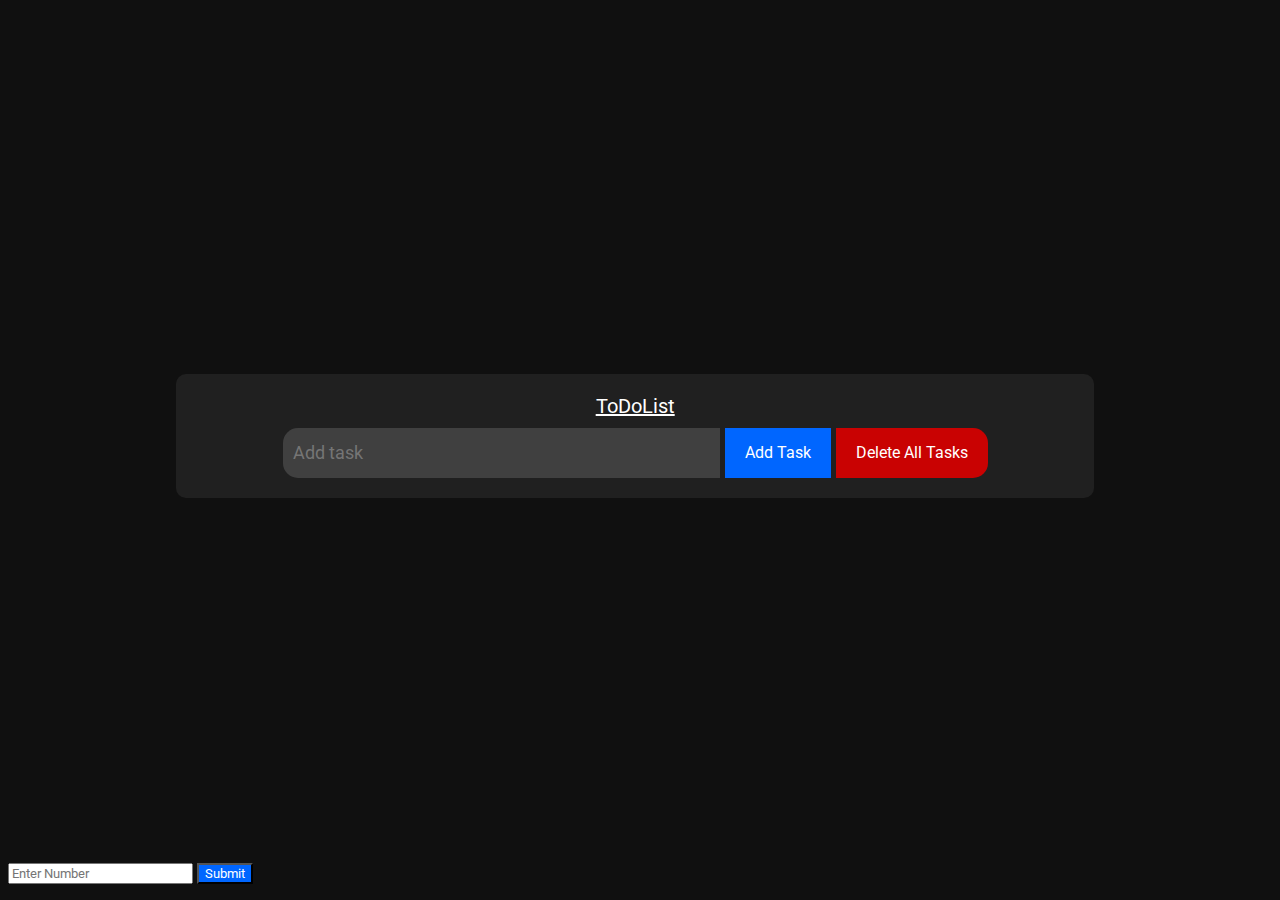
<file: KI-Kunst-new-/Other Projects/todolist.html>
<!DOCTYPE html>
<html lang="en">
<head>
  <link rel="preconnect" href="https://fonts.googleapis.com">
  <link rel="preconnect" href="https://fonts.gstatic.com" crossorigin>
  <link href="https://fonts.googleapis.com/css2?family=Roboto:wght@400;500;700&display=swap" rel="stylesheet">
  <meta charset="UTF-8">
  <meta name="viewport" content="width=device-width, initial-scale=1.0">
  <title>ToDoList</title>
  <link rel="stylesheet" href="todolist.css">
  <script src="todolist.js" defer></script>
</head>
<body>
  <div class="parent">
    <div class="card">
      <p class="headline">ToDoList</p>
      <div class="addSection">
        <input type="text" class="inputBar" id="inputBar" placeholder="Add task">
        <button class="addTask" id="addTask">Add Task</button>
        <button class="deleteAllTasks" id="deleteAllTasks">Delete All Tasks</button>
      </div>
      <div class="taskList" id="taskList"></div>
    </div>
  </div>
  <input id="buttonCreateTest" class="buttonCreateTest" placeholder="Enter Number">
  <button class="submitNumber" id="submitNumber">Submit</button>
  <div class="buttonsTest" id="buttonsTest"></div>
</body>
</html>
</file>
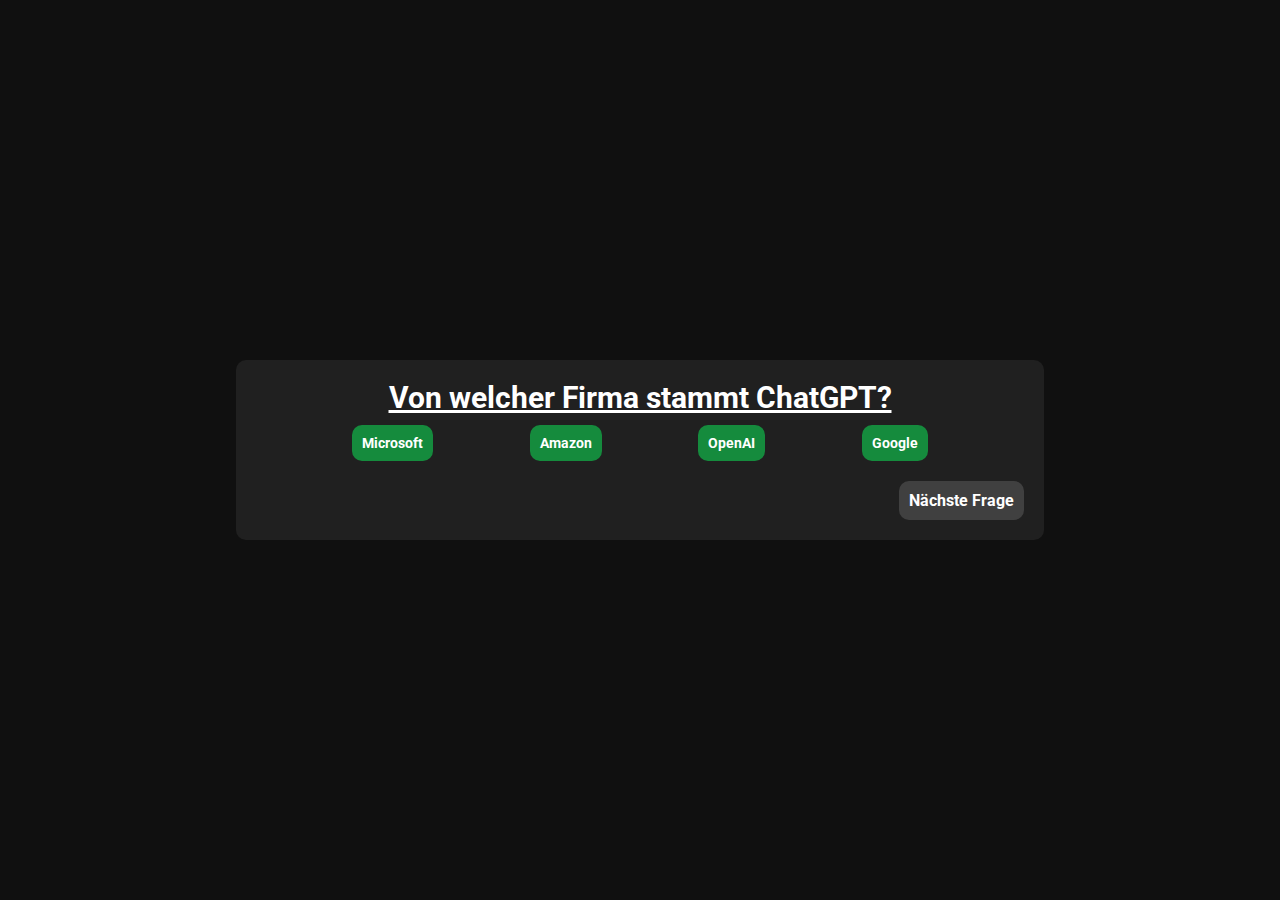
<file: KI-Kunst-new-/Quiz/quiz.html>
<!DOCTYPE html>
<html lang="en">
<head>
  <link rel="preconnect" href="https://fonts.googleapis.com">
  <link rel="preconnect" href="https://fonts.gstatic.com" crossorigin>
  <link href="https://fonts.googleapis.com/css2?family=Roboto:wght@400;500;700&display=swap" rel="stylesheet">
  <meta charset="UTF-8">
  <meta name="viewport" content="width=device-width, initial-scale=1.0">
  <title>KI-Quiz</title>
  <link rel="stylesheet" href="quiz.css">
  <script src="quiz.js" defer></script>
</head>
<body>
  <div class="questionCardParent">
    <div class="questionCard">
      <p class="questionHeadline" id="questionHeadline"></p>
      <div class="answerButtons" id="answerButtons"></div>
      <div style="display: flex; justify-content: flex-end;">
       <button class="nextQuestionButton" id="nextQuestionButton">Nächste Frage</button>
      </div>
    </div>
  </div>
</body>
</html>
</file>
<file: IkigaiNew3Theresa-main/styles.css>
body {
    font-family: 'Georgia', serif;
    margin: 0;
    padding: 0;
    background-color: #ffffff;
}

header {
    background-color: #ffffff;
    padding: 20px 0;
    border-bottom: 2px solid #e0e0e0;
}

.container {
    display: flex;
    justify-content: space-between;
    align-items: center;
    padding: 0 80px;
}

.nav-links {
    display: flex;
    gap: 30px;
}

.nav-links a {
    color: #000000;
    text-decoration: none;
    font-weight: bold;
    font-size: 18px;
}

.nav-links a:hover {
    text-decoration: underline;
}

.actions {
    display: flex;
    gap: 20px;
}

.actions button {
    padding: 12px 24px;
    border: none;
    border-radius: 30px;
    font-weight: bold;
    cursor: pointer;
    font-size: 16px;
}

.actions .main-action {
    background-color: #000000;
    color: white;
}

.actions .secondary-action {
    background-color: white;
    color: black;
    border: 1px solid black;
}

main {
    text-align: center;
    padding: 80px 20px;
}

main h1 {
    font-size: 48px;
    color: #333333;
    font-family: 'Georgia', serif;
    font-weight: bold;
    margin-bottom: 20px;
}

main p {
    font-size: 20px;
    color: #666666;
    margin-bottom: 40px;
}

.main-content .actions {
    display: flex;
    justify-content: center;
    gap: 20px;
}

.main-content .actions button {
    padding: 12px 40px;
    border-radius: 30px;
    font-weight: bold;
    cursor: pointer;
    font-size: 16px;
}

.main-content .main-action {
    background-color: #A0522D;
    color: white;
}

.main-content .secondary-action {
    background-color: white;
    color: #A0522D;
    border: 1px solid #A0522D;
}

.images-section {
    display: flex;
    justify-content: center;
    gap: 20px;
    padding: 50px 20px;
}

.images-section img {
    width: 30%;
    border-radius: 10px;
}

.steps-section {
    background-color: #ffffff;
    padding: 100px 20px;
    display: flex;
    justify-content: center;
}

.steps-container {
    display: flex;
    max-width: 1800px;
    width: 100%;
    gap: 80px;
}

.steps-text {
    flex: 1.5;
}

.steps-text h2 {
    font-size: 36px;
    color: #333;
    margin-bottom: 20px;
}

.steps-text p {
    font-size: 18px;
    color: #666;
    margin-bottom: 20px;
}

.steps-text .action-buttons {
    margin-top: 20px;
    display: flex;
    flex-direction: column;
    gap: 10px;
}

.steps-text .action-buttons input,
.steps-text .action-buttons button {
    padding: 12px 20px;
    border-radius: 30px;
    border: 1px solid #A0522D;
    font-size: 16px;
    font-weight: bold;
    cursor: pointer;
    text-align: center;
}

.steps-text .action-buttons input {
    background-color: white;
    color: #A0522D;
}

.steps-text .action-buttons button {
    background-color: #A0522D;
    color: white;
}

.steps {
    flex: 2.5;
    display: flex;
    flex-direction: column;
    gap: 20px;
}

.step {
    background-color: #ffffff;
    padding: 20px;
    border-radius: 10px;
    box-shadow: 0 4px 8px rgba(0,0,0,0.1);
    display: flex;
    align-items: center;
    gap: 20px;
}

.step-number {
    font-size: 36px;
    font-weight: bold;
    color: #A0522D;
}

.step-content {
    flex-grow: 1;
}

.step-title {
    font-size: 24px;
    color: #333;
    margin-bottom: 10px;
}

.step-description {
    font-size: 16px;
    color: #666;
}

.step:nth-child(even) {
    background-color: #f3e8e1;
}

.additional-section {
    padding: 50px 20px;
    background-color: #f9f9f9;
}

.additional-section .nav-bar {
    display: flex;
    justify-content: center;
    gap: 20px;
    margin-bottom: 30px;
}

.additional-section .nav-bar a {
    padding: 10px 20px;
    border: 1px solid #A0522D;
    border-radius: 30px;
    text-decoration: none;
    color: #A0522D;
    font-weight: bold;
}

.additional-section .nav-bar a:hover {
    background-color: #A0522D;
    color: white;
}

.additional-section .subsection {
    padding: 20px;
    background-color: white;
    border-radius: 10px;
    box-shadow: 0 4px 8px rgba(0,0,0,0.1);
    margin-bottom: 20px;
    color: #A0522D;
}

.additional-section .subsection h2 {
    font-size: 28px;
    color: #1a1818;
    margin-bottom: 10px;
}

.additional-section .subsection p {
    font-size: 18px;
    color: #666;
    margin-bottom: 20px;
}

.additional-section .subsection form {
    display: flex;
    flex-direction: column;
    gap: 10px;
}

.additional-section .subsection form label {
    font-size: 16px;
    color: #333;
}

.additional-section .subsection form select {
    padding: 10px;
    border-radius: 5px;
    border: 1px solid #ccc;
    font-size: 16px;
}

body {
    font-family: Arial, sans-serif;
    margin: 0;
    padding: 0;
}

.container {
    display: flex;
    justify-content: space-between;
    padding: 20px;
}

.nav-links a, .actions a {
    text-decoration: none;
    color: #000;
    margin: 0 10px;
}

.LoginButton, .StartButton {
    padding: 10px 20px;
    border: none;
    background-color: #007BFF;
    color: white;
    cursor: pointer;
    border-radius: 5px;
}

.header, .main-content, .steps-section, .additional-section, .images-section {
    padding: 20px;
}

.main-content {
    display: flex;
    flex-direction: column;
    align-items: center;
}

.about-content {
    display: flex;
    justify-content: space-between;
    align-items: center;
}

.text, .image {
    width: 45%;
}

.image img {
    width: 100%;
    height: auto;
    border-radius: 10px;
}

.actions.centered {
    display: flex;
    justify-content: center;
    width: 100%;
}

.images-section {
    display: flex;
    justify-content: space-around;
}

.steps-section, .additional-section {
    background-color: #f9f9f9;
    border-top: 2px solid #ccc;
    padding: 20px 0;
}

.steps-container {
    display: flex;
    justify-content: space-between;
}

.steps-text {
    width: 50%;
    padding-right: 20px;
}

.steps {
    width: 45%;
}

.step {
    display: flex;
    margin-bottom: 10px;
}

.step-number {
    font-size: 24px;
    font-weight: bold;
    margin-right: 10px;
    border-top: 2px solid #ccc;
}

.subsection {
    padding: 20px;
    border: 2px solid #ccc;
    border-radius: 10px;
    margin-bottom: 10px;
    color: #333;
}

.color-1 {
    background-color: #e0f7fa;
}

.color-2 {
    background-color: #ffecb3;
}

.subsection-header {
    display: flex;
    align-items: center;
}

.subsection-number {
    font-size: 24px;
    font-weight: bold;
    margin-right: 10px;
    border-top: 2px solid #ccc;
}

.additional-section .nav-bar {
    display: flex;
    justify-content: space-around;
    margin-bottom: 20px;
}

.additional-section .nav-bar a {
    text-decoration: none;
    color: #000;
    font-weight: bold;
}
</file>
<file: KI-Kunst-new-/Other Projects/todolist.css>
body {
  background-color: rgb(16, 16, 16);
}

p, a, button, input {
  color: white;
  font-family: "Comic Sans MS", Roboto, Arial;
  margin: 0;
}

.parent {
  display: flex;
  height: 95vh;
  width: 98vw;
  justify-content: center;
  align-items: center;
}

.card {
  background-color: rgb(32, 32, 32);
  border-radius: 10px;
  width: 70%;
  padding: 20px;
}

.headline {
  text-align: center;
  text-decoration: underline;
  font-size: 20px;
}

.addSection {
  display: flex;
  width: 95%;
  height: fit-content;
  margin: 0 auto;
  justify-content: center;
  align-items: center;
  margin-top: 10px;
  gap: 5px;
}
  .inputBar {
    background-color: rgb(64, 64, 64);
    border: none;
    padding: 10px;
    font-size: 18px;
    width: 50%;
    height: 30px;
    border-radius: 15px 0px 0px 15px;
  }
  
  .addTask, .deleteAllTasks {
    color: black;
    border: none;
    height: 50px;
    padding: 0px 20px 0px 20px;
    font-size: 16px;
  }
  
  .addTask {
    background-color: rgb(0, 102, 255);
    color: white;
  }

  .deleteAllTasks {
    background-color: rgb(201, 2, 2);
    color: white;
    border-radius: 0px 15px 15px 0px;
  }


.buttonCreateTest {
  color: black;
}

.submitNumber {
  background-color: rgb(0, 102, 255);
}
</file>
<file: KI-Kunst-new-/Quiz/quiz.css>
html {
  scroll-behavior: smooth;
}

body {
  background-color: rgb(16, 16, 16);
  margin: 0;
}

p, a, button {
  font-family: "Roboto", Arial, Helvetica, sans-serif;
  margin: 0;
  text-decoration: none;
}

.questionCardParent {
  display: flex;
  justify-content: center;
  align-items: center;
  width: 100vw;
  height: 100vh;
}

.questionCard {
  background-color: rgb(32, 32, 32);
  width: 60%;
  border-radius: 10px;
  padding: 20px;
}

.questionHeadline {
  color: white;
  text-align: center;
  font-size: 30px;
  font-weight: 700;
  text-decoration: underline;
}

.nextQuestionButton {
  border: none;
  padding: 10px;
  border-radius: 10px;
  background-color: rgb(64, 64, 64);
  color: white;
  font-weight: 700;
  font-size: 16px;
  transition: all 0.2s;
}
.nextQuestionButton:hover {
  cursor: pointer;
  background-color: rgb(46, 46, 46);
}

.answerButtons {
  display: flex;
  justify-content: space-evenly;
  margin: 10px 0px 20px 0px;
}

.answerButton {
  border: none;
  padding: 10px;
  border-radius: 10px;
  background-color: rgb(21, 139, 61);
  color: white;
  font-weight: 700;
  font-size: 14px;
  transition: all 0.2s;
}

.answerButton:hover {
  cursor: pointer;
  background-color: rgb(16, 124, 52);
  box-shadow: 0px 0px 10px rgba(0, 0, 0, 0.5);
}
</file>
